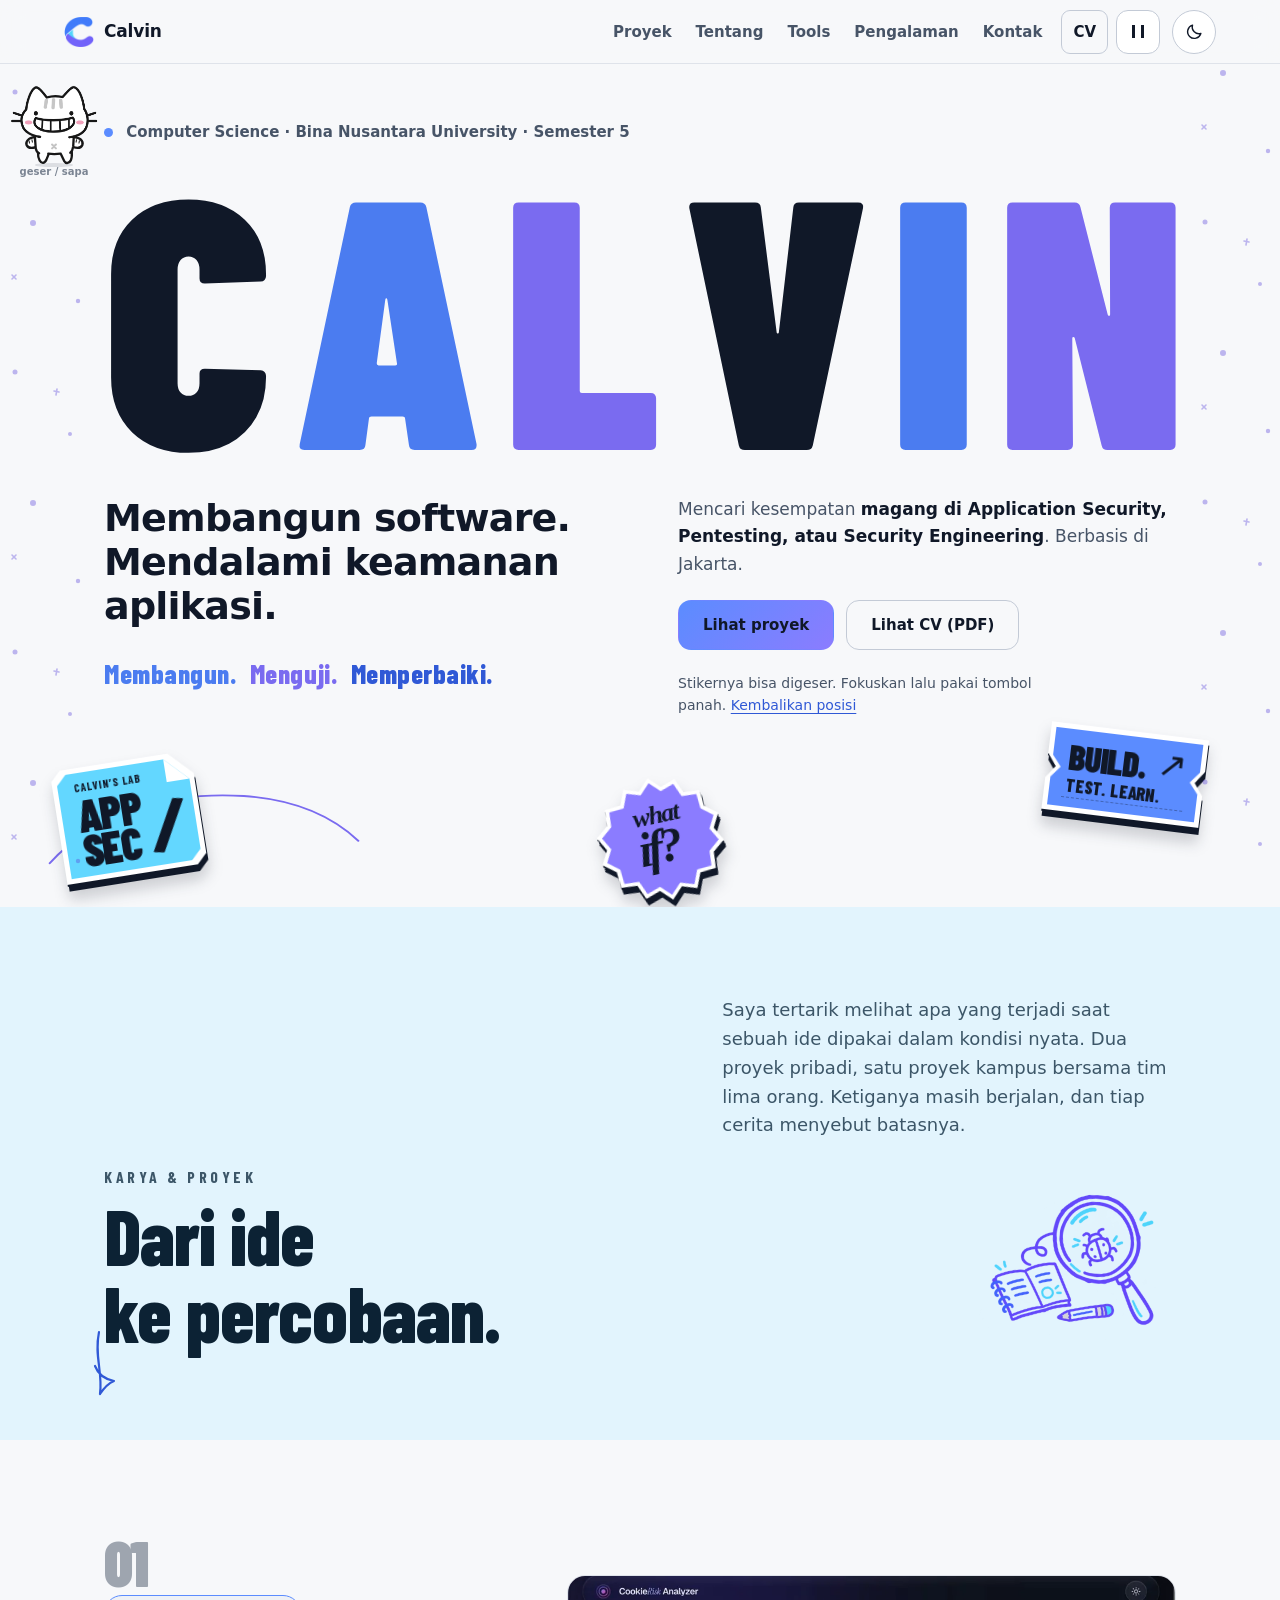
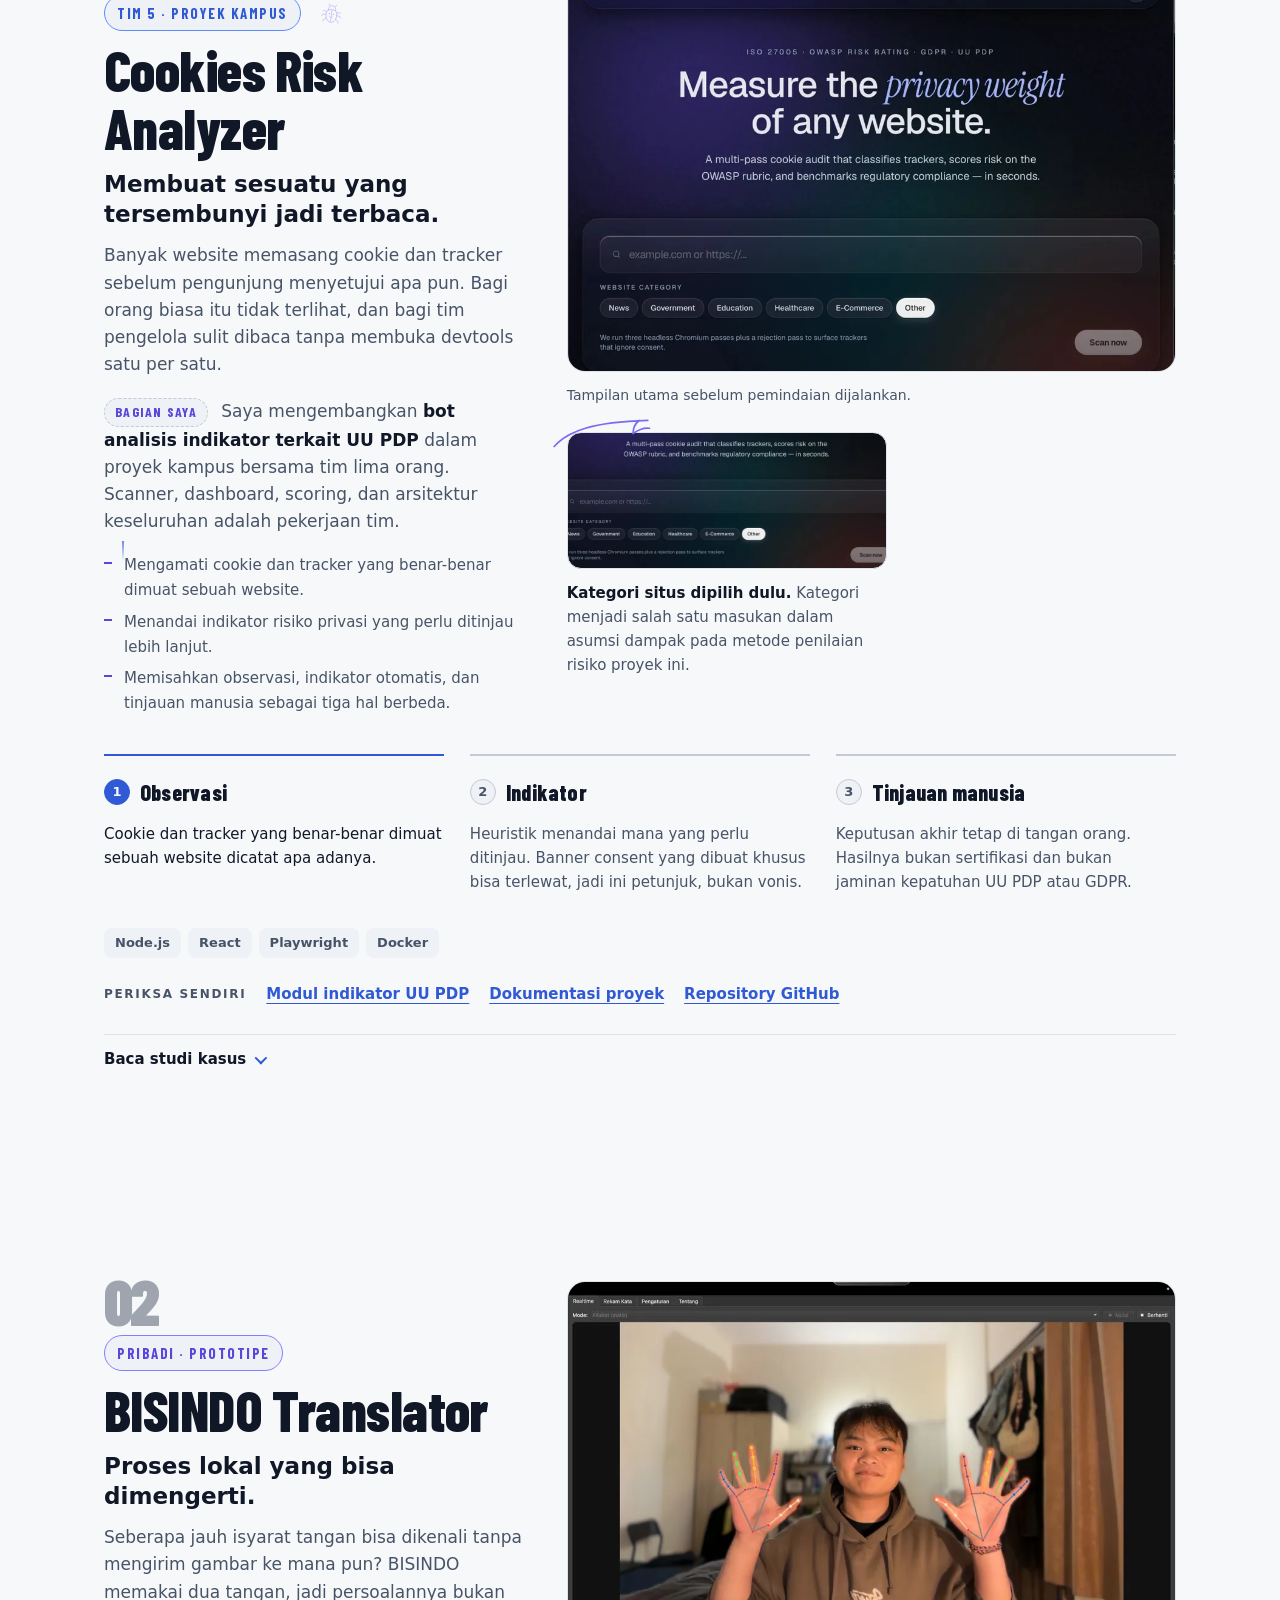
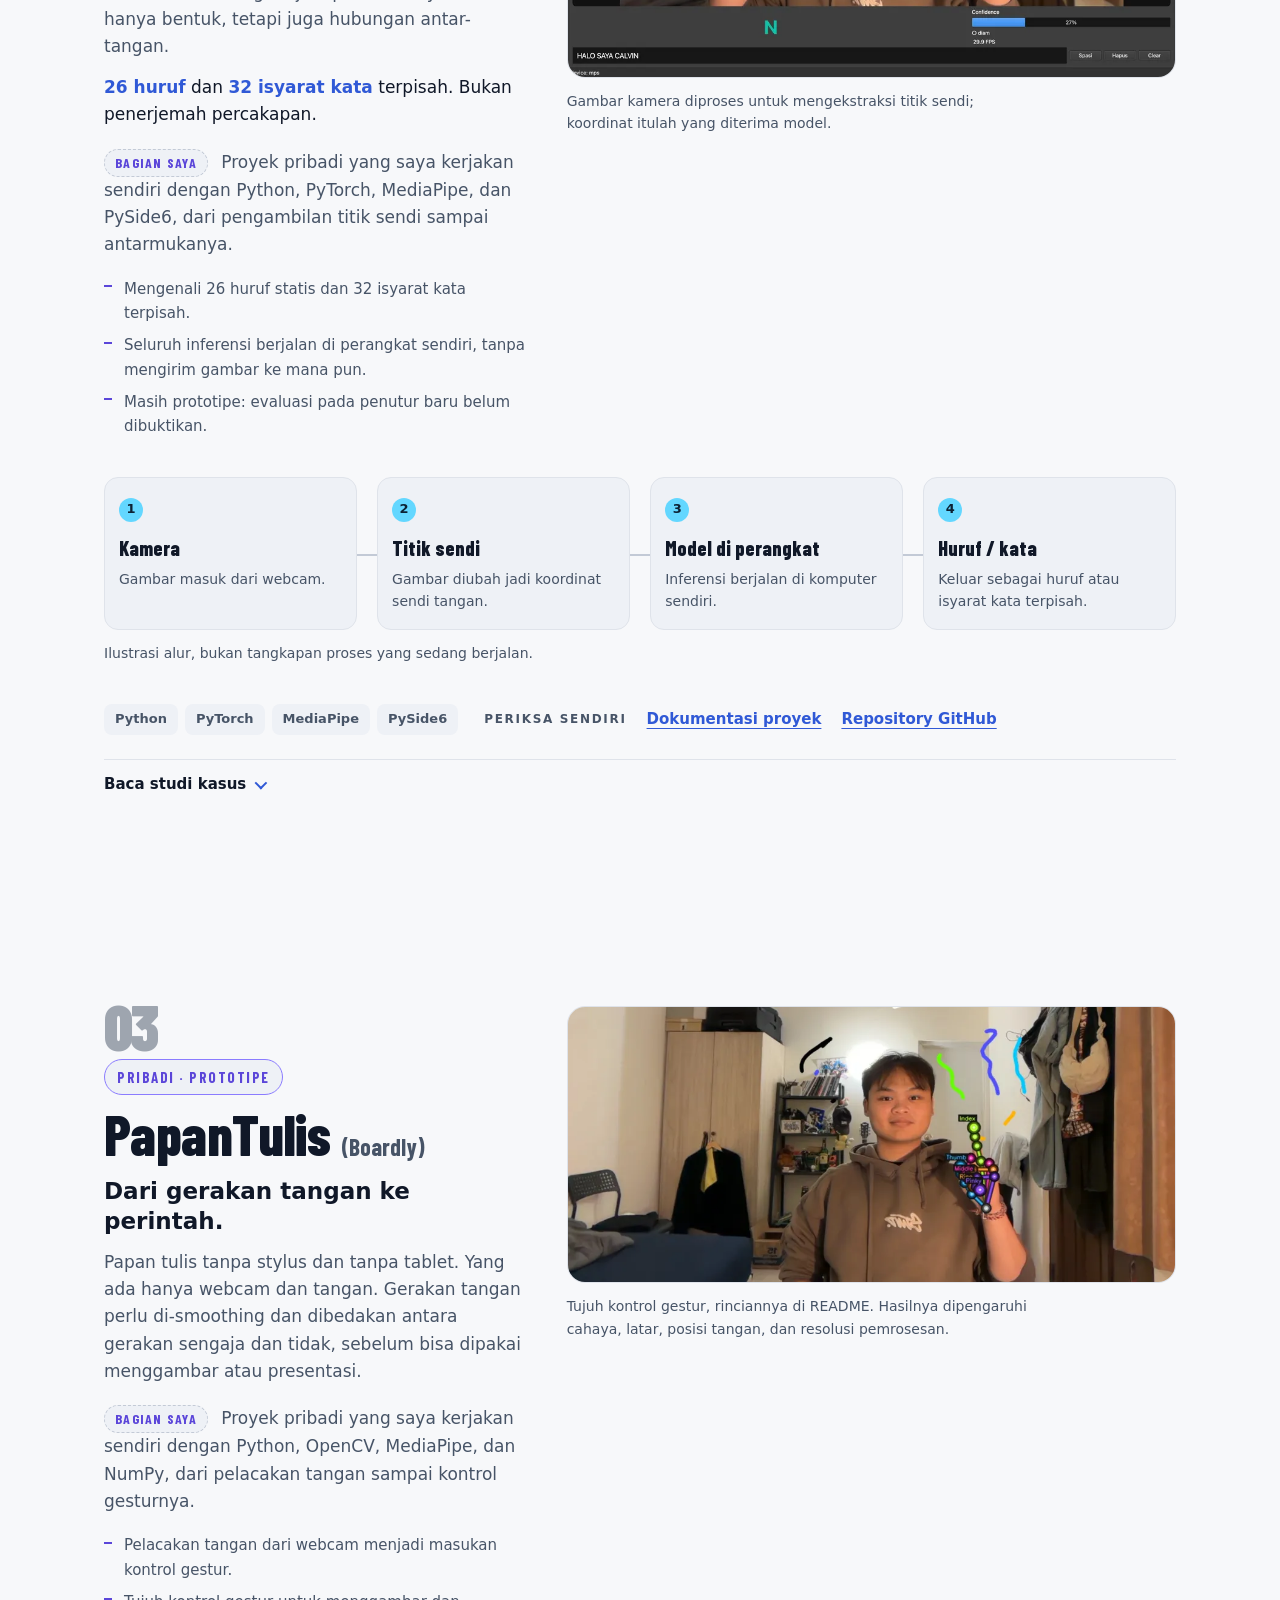
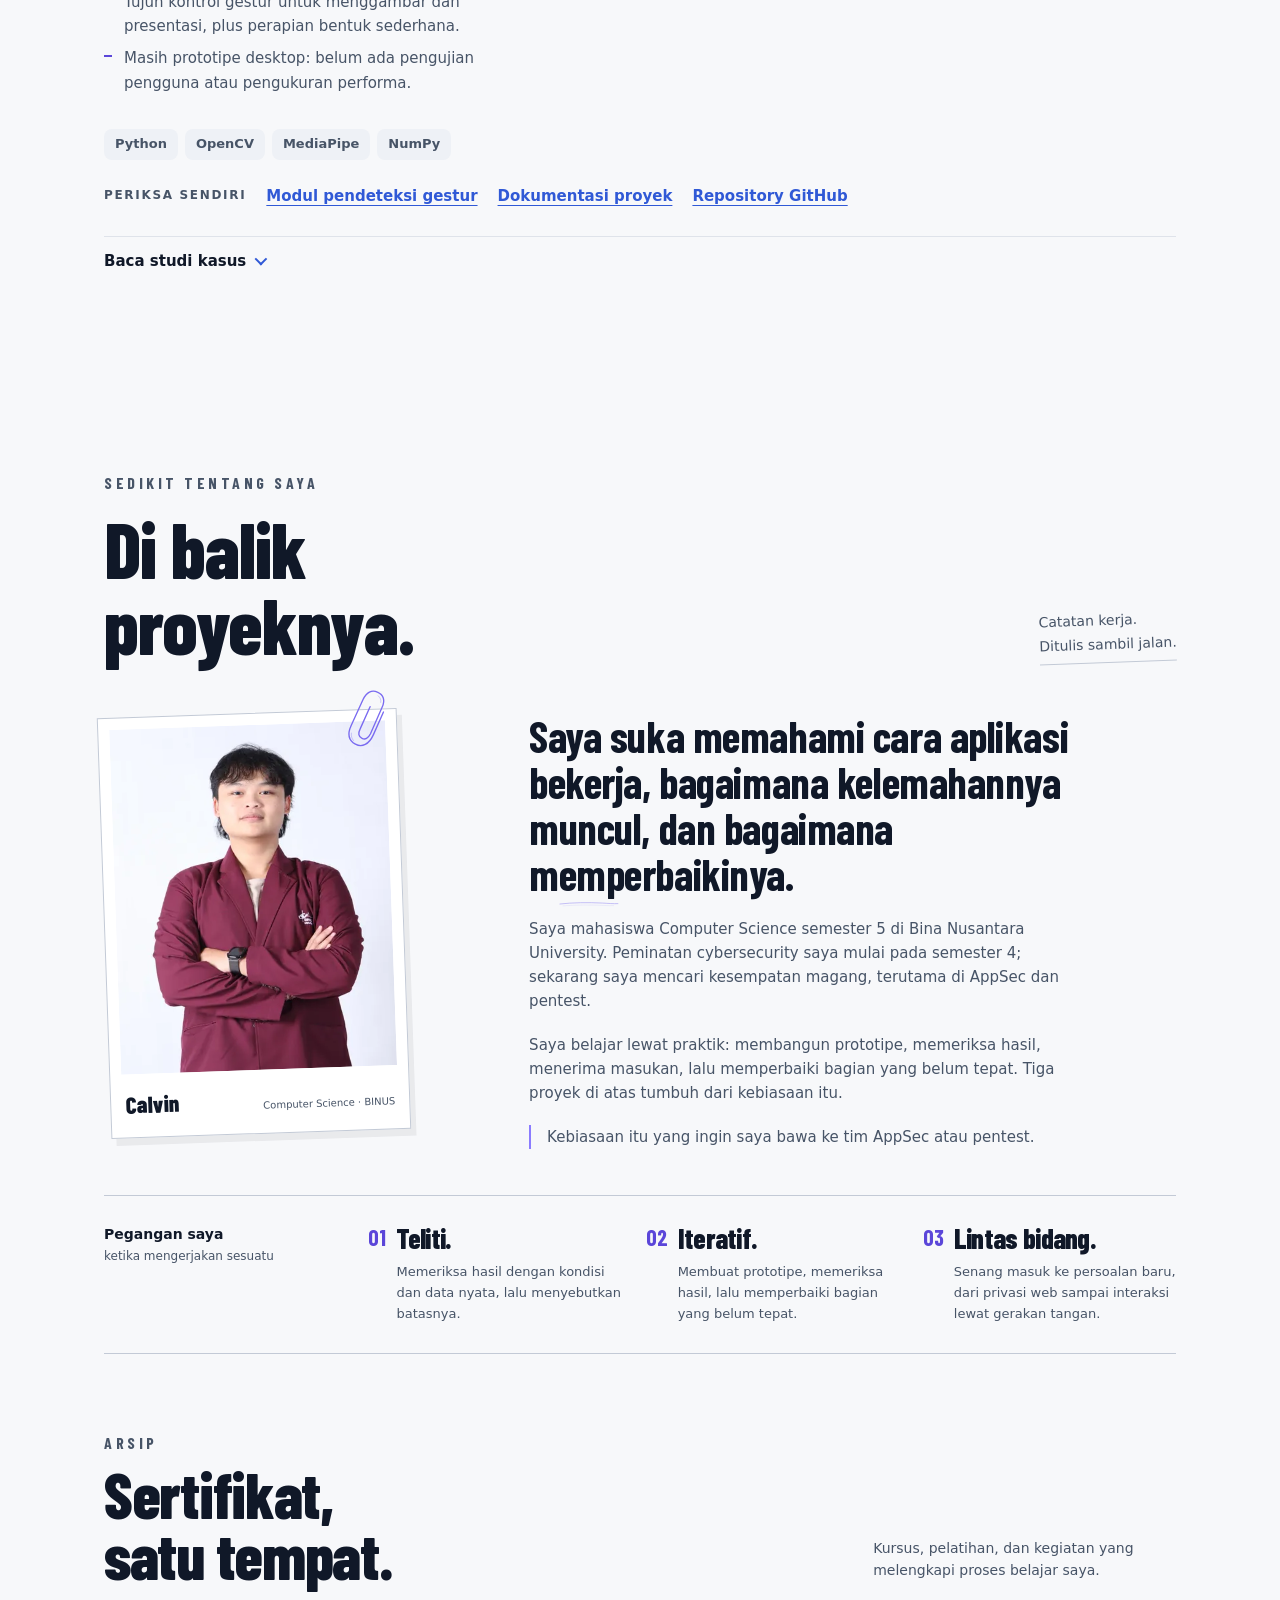
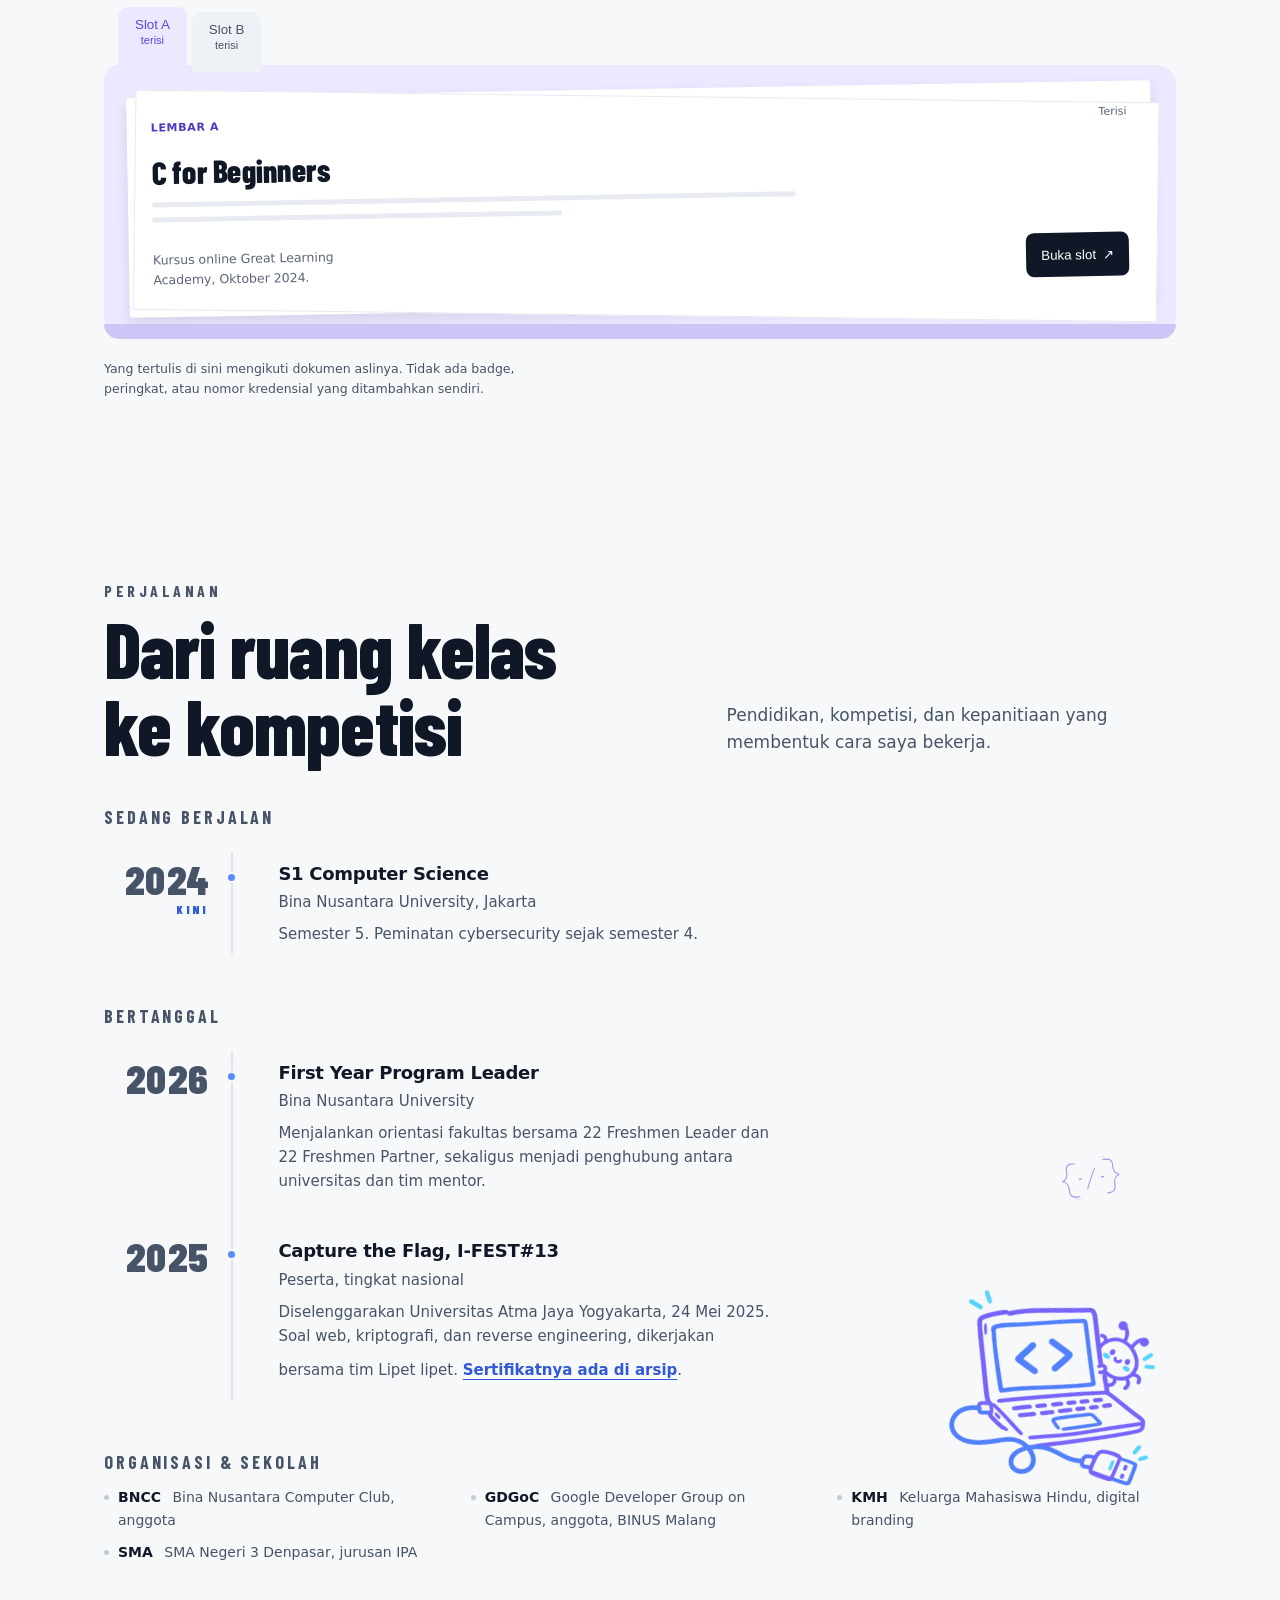
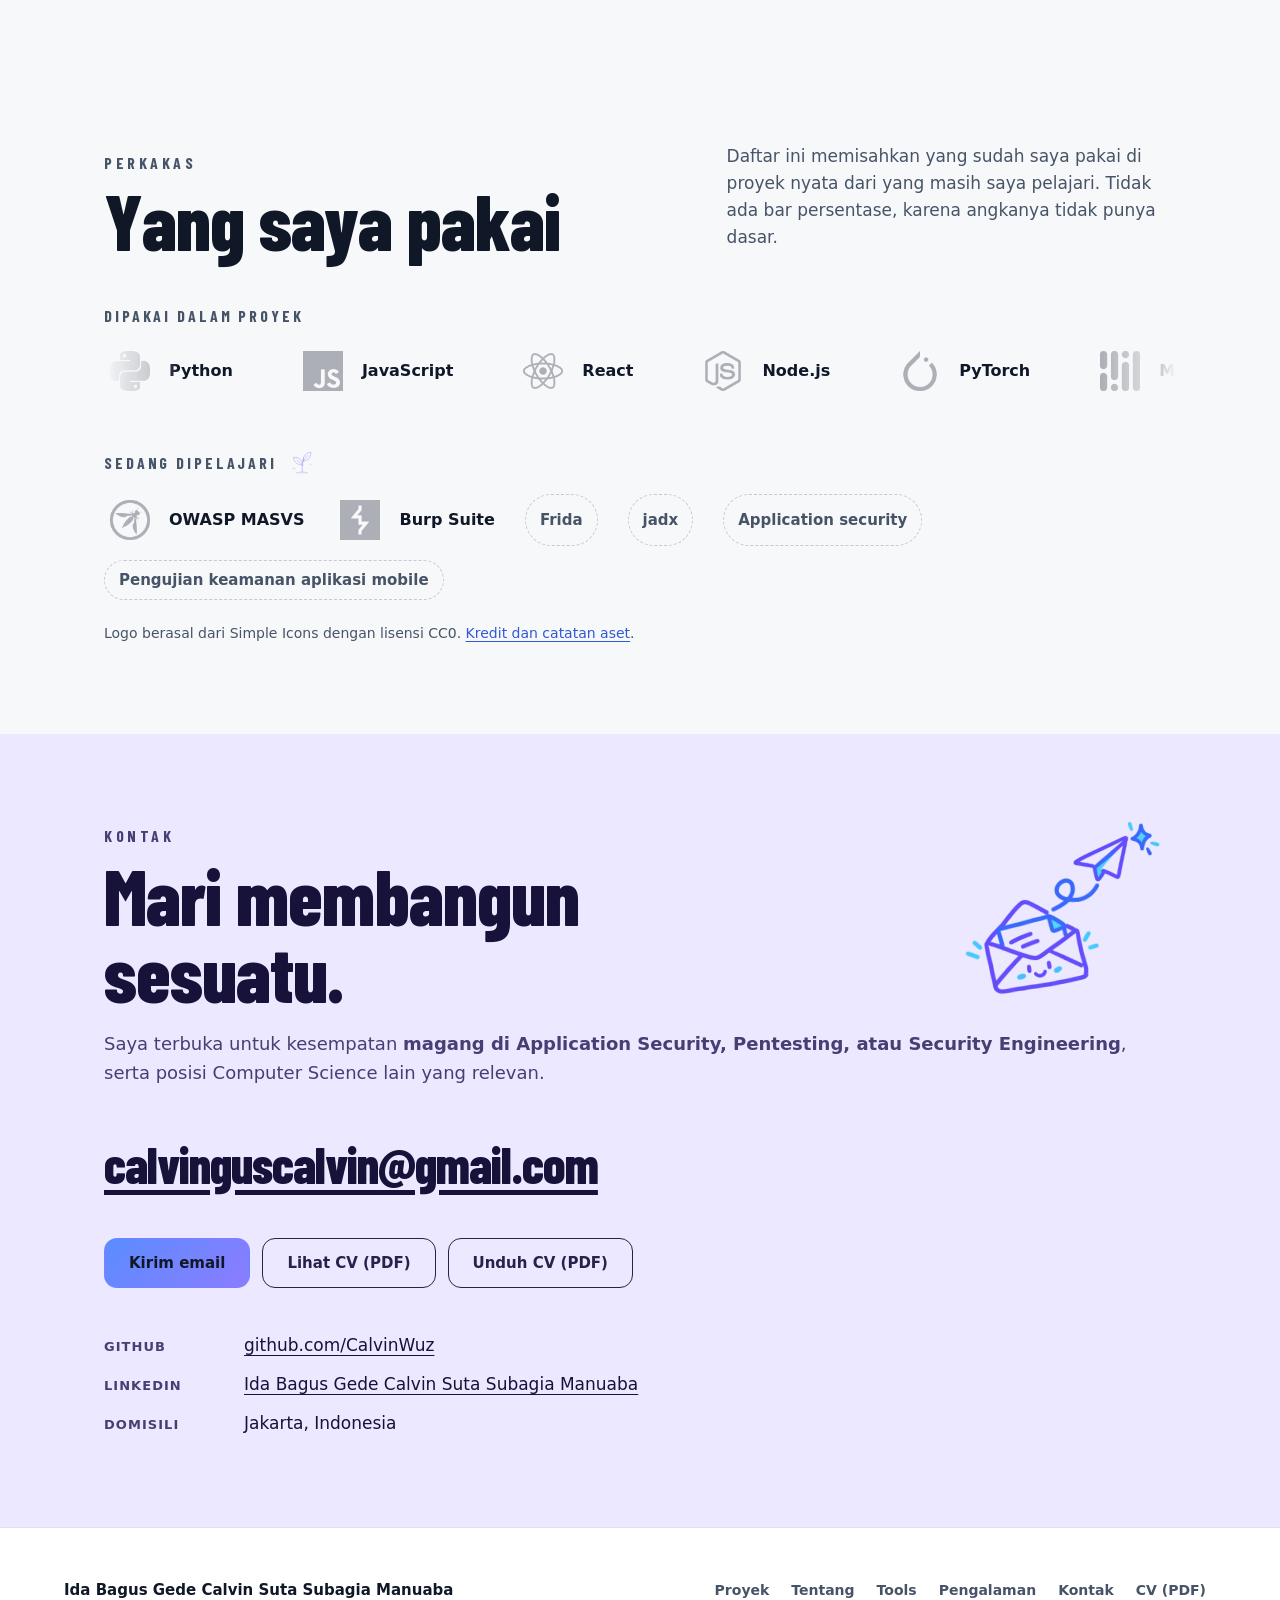
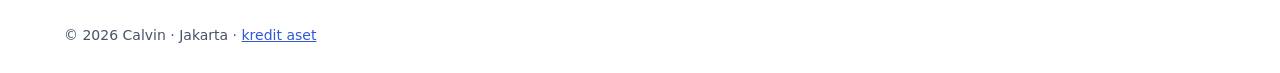
<file: index.html>
<!doctype html>
<html lang="id" class="no-js">
<head>
<meta charset="utf-8">
<meta name="viewport" content="width=device-width, initial-scale=1, viewport-fit=cover">
<title>Calvin — Mahasiswa Computer Science, fokus keamanan aplikasi</title>
<meta name="description" content="Calvin, mahasiswa Computer Science semester 5 di Bina Nusantara University, berbasis di Jakarta. Membangun software sambil mendalami keamanan aplikasi. Mencari kesempatan magang di Application Security, Pentesting, atau Security Engineering.">
<link rel="canonical" href="https://portofolio-calvin-ruby.vercel.app/">
<meta name="theme-color" content="#f7f8fa" media="(prefers-color-scheme: light)">
<meta name="theme-color" content="#0c0e13" media="(prefers-color-scheme: dark)">

<meta property="og:type" content="website">
<meta property="og:locale" content="id_ID">
<meta property="og:url" content="https://portofolio-calvin-ruby.vercel.app/">
<meta property="og:site_name" content="Calvin">
<meta property="og:title" content="Calvin — Mahasiswa Computer Science, fokus keamanan aplikasi">
<meta property="og:description" content="Mahasiswa Computer Science semester 5 di BINUS, berbasis di Jakarta. Mencari kesempatan magang di Application Security, Pentesting, atau Security Engineering.">
<meta property="og:image" content="https://portofolio-calvin-ruby.vercel.app/img/og-image.png">
<meta property="og:image:width" content="1200">
<meta property="og:image:height" content="630">
<meta property="og:image:alt" content="Portofolio Calvin.">
<meta name="twitter:card" content="summary_large_image">
<meta name="twitter:title" content="Calvin — Mahasiswa Computer Science, fokus keamanan aplikasi">
<meta name="twitter:description" content="Mahasiswa Computer Science semester 5 di BINUS, berbasis di Jakarta. Mencari kesempatan magang di Application Security, Pentesting, atau Security Engineering.">
<meta name="twitter:image" content="https://portofolio-calvin-ruby.vercel.app/img/og-image.png">

<link rel="icon" type="image/png" sizes="32x32" href="img/brand/favicon-32.png">
<link rel="icon" type="image/png" sizes="256x256" href="img/brand/logo-c.png">
<link rel="apple-touch-icon" href="img/brand/apple-touch-icon.png">

<script>
/* Tema ditetapkan sebelum paint pertama supaya tidak ada kedipan warna. */
(function(){var d=document.documentElement;d.classList.remove('no-js');d.classList.add('js');
try{var t=localStorage.getItem('calvin-theme');
if(t==='light'||t==='dark'){d.setAttribute('data-theme',t);return;}}catch(e){}
try{d.setAttribute('data-theme',window.matchMedia&&matchMedia('(prefers-color-scheme: dark)').matches?'dark':'light');}
catch(e){d.setAttribute('data-theme','light');}})();
</script>

<!-- Font dan aset di-host sendiri, jadi halaman ini tidak memanggil host pihak ketiga. -->
<link rel="preload" href="fonts/barlow-condensed-900.woff2" as="font" type="font/woff2" crossorigin>
<link rel="stylesheet" href="styles.css">
<link rel="stylesheet" href="polish-07.css">
<link rel="stylesheet" href="page-polish.css">
<link rel="stylesheet" href="archive-10.css">
<link rel="stylesheet" href="expressions-10.css">
<link rel="stylesheet" href="companion-08.css">
</head>
<body id="top">
<div class="ambient-edges" aria-hidden="true"><span></span><span></span></div>

<a class="skip" href="#proyek">Lewati ke proyek</a>

<header class="topbar">
  <a class="brand" href="#top" aria-label="Calvin — kembali ke awal">
    <img class="brand-mark" src="img/brand/logo-c.png" width="256" height="256" alt="" decoding="async">
    <span class="brand-name" aria-hidden="true">Calvin</span>
  </a>

  <nav class="nav" id="menu" aria-label="Navigasi utama">
    <a href="#proyek">Proyek</a>
    <a href="#tentang">Tentang</a>
    <a href="#tools">Tools</a>
    <a href="#pengalaman">Pengalaman</a>
    <a href="#kontak">Kontak</a>
    <a class="nav-cv" href="resume.pdf" target="_blank" rel="noopener" data-cat-action="cv">CV<span class="vh"> (PDF, terbuka di tab baru)</span></a>
  </nav>

  <button type="button" id="menuBtn" class="icon-btn menu-btn" aria-expanded="false" aria-controls="menu">
    <span class="menu-bars" aria-hidden="true"></span>
    <span class="vh">Buka menu</span>
  </button>

  <button type="button" id="motionBtn" class="icon-btn motion-btn" aria-pressed="false">
    <span class="motion-glyph" aria-hidden="true"></span>
    <span class="vh">Jeda gerakan kucing dan deretan logo</span>
  </button>

  <button type="button" id="themeBtn" class="icon-btn theme-btn" aria-pressed="false">
    <svg class="icon-moon" viewBox="0 0 24 24" aria-hidden="true" focusable="false"><path d="M20 14.5A8.5 8.5 0 0 1 9.5 4a8.5 8.5 0 1 0 10.5 10.5Z" fill="none" stroke="currentColor" stroke-width="1.8" stroke-linejoin="round"/></svg>
    <svg class="icon-sun" viewBox="0 0 24 24" aria-hidden="true" focusable="false"><circle cx="12" cy="12" r="4.4" fill="none" stroke="currentColor" stroke-width="1.8"/><path d="M12 2.6v2.2M12 19.2v2.2M2.6 12h2.2M19.2 12h2.2M5.4 5.4l1.6 1.6M17 17l1.6 1.6M18.6 5.4 17 7M7 17l-1.6 1.6" stroke="currentColor" stroke-width="1.8" stroke-linecap="round"/></svg>
    <span class="vh">Ganti ke tema <span id="themeLabel">gelap</span></span>
  </button>
</header>

<main>

  <!-- ═══════════ hero ═══════════ -->
  <section class="hero" id="hero" aria-labelledby="judul">
    <p class="eyebrow"><span class="dot" aria-hidden="true"></span> Computer Science · Bina Nusantara University · Semester 5</p>

    <h1 id="judul">
      <span class="name" id="name" role="img" aria-label="Calvin" tabindex="0" aria-describedby="name-hint"><span aria-hidden="true">C</span><span aria-hidden="true">A</span><span aria-hidden="true">L</span><span aria-hidden="true">V</span><span aria-hidden="true">I</span><span aria-hidden="true">N</span></span>
    </h1>
    <p class="vh" id="name-hint">Huruf namanya bereaksi mengikuti kursor. Saat fokus, tombol panah kiri dan kanan melakukan hal yang sama.</p>

    <div class="hero-grid">
      <div class="hero-lead">
        <p class="role">Membangun software.<br>Mendalami keamanan aplikasi.</p>
        <p class="motto" aria-hidden="true"><span>Membangun.</span> <span>Menguji.</span> <span>Memperbaiki.</span></p>
      </div>

      <div class="hero-side">
        <p class="lede">Mencari kesempatan <strong>magang di Application Security, Pentesting, atau Security Engineering</strong>. Berbasis di Jakarta.</p>
        <p class="cta">
          <a class="btn btn-primary" href="#proyek" data-cat-action="project">Lihat proyek</a>
          <a class="btn btn-ghost" href="resume.pdf" target="_blank" rel="noopener" data-cat-action="cv">Lihat CV (PDF)</a>
        </p>
        <p class="hint">
          Stikernya bisa digeser. Fokuskan lalu pakai tombol panah.
          <button type="button" id="resetStickers" class="link-btn">Kembalikan posisi</button>
        </p>
        <span class="cat-slot" data-cat-perch data-slot="hero" aria-hidden="true"></span>
      </div>
    </div>

    <!-- bidang main stiker: tidak pernah menutupi nama, CTA, navigasi, atau kucing -->
    <div class="scene" id="scene">
      <button type="button" class="sticker s-appsec" data-sticker="appsec"
        aria-label="Stiker AppSec. Seret untuk memindahkan, atau pakai tombol panah saat fokus.">
        <span class="print" aria-hidden="true"><span class="kicker">CALVIN&rsquo;S LAB</span><span class="t-appsec">APP<br>SEC</span><span class="slash">/</span></span>
      </button>
      <button type="button" class="sticker s-build" data-sticker="build"
        aria-label="Stiker Build Test Learn. Seret untuk memindahkan, atau pakai tombol panah saat fokus.">
        <span class="print" aria-hidden="true"><span class="t-build">BUILD.</span><span class="t-build-sub">TEST. LEARN.</span><span class="arrow">&#8599;</span><span class="perf"></span></span>
      </button>
      <button type="button" class="sticker s-what" data-sticker="what"
        aria-label="Stiker what if. Seret untuk memindahkan, atau pakai tombol panah saat fokus.">
        <span class="print" aria-hidden="true"><span class="t-what-top">what</span><span class="t-what-bottom">if?</span></span>
      </button>
    </div>

    <svg class="scribble scribble-hero" viewBox="0 0 340 130" aria-hidden="true" focusable="false" preserveAspectRatio="none">
      <path class="ink" d="M10 104C58 40 134 14 210 20c50 4 90 24 118 56" fill="none" stroke="currentColor" stroke-width="2.2" stroke-linecap="round"/>
    </svg>
    <p class="vh" aria-live="polite" id="sceneLive"></p>
  </section>

  <!-- ═══════════ pembuka proyek: bidang cyan ═══════════ -->
  <span id="work" class="anchor-alias" aria-hidden="true"></span>
  <section class="field field-cyan opener" id="proyek" aria-labelledby="h-proyek">
    <div class="opener-grid">
      <div>
        <p class="chapter-kicker">Karya &amp; proyek</p>
        <h2 id="h-proyek" class="display">Dari ide<br>ke percobaan.</h2>
      </div>
      <div class="opener-side">
        <p class="bridge">Saya tertarik melihat apa yang terjadi saat sebuah ide dipakai dalam kondisi nyata. Dua proyek pribadi, satu proyek kampus bersama tim lima orang. Ketiganya masih berjalan, dan tiap cerita menyebut batasnya.</p>
        <img class="decor-07" src="img/decor/doodle-curiosity.webp" width="560" height="560" alt="" aria-hidden="true" loading="lazy">
        <span class="cat-slot" data-cat-perch data-slot="opener" aria-hidden="true"></span>
      </div>
    </div>
    <svg class="scribble scribble-down" viewBox="0 0 44 96" aria-hidden="true" focusable="false">
      <path class="ink" d="M22 4c-5 24 4 40 1 62M23 66c4-6 9-11 14-13-10-2-16-7-19-15" fill="none" stroke="currentColor" stroke-width="2.2" stroke-linecap="round" stroke-linejoin="round"/>
    </svg>
  </section>

  <!-- ─── proyek 1: Cookies Risk Analyzer ─── -->
  <section class="section case case-cookies" id="p-cookies" aria-labelledby="p1">
    <div class="case-head">
      <p class="case-index" aria-hidden="true">01</p>
      <p class="case-tag"><span class="tag tag-team">Tim 5 · proyek kampus</span></p>
      <h3 id="p1">Cookies Risk Analyzer</h3>
      <p class="case-lede">Membuat sesuatu yang tersembunyi jadi terbaca.</p>
      <p class="case-sub">Banyak website memasang cookie dan tracker sebelum pengunjung menyetujui apa pun. Bagi orang biasa itu tidak terlihat, dan bagi tim pengelola sulit dibaca tanpa membuka devtools satu per satu.</p>
      <p class="case-role case-role-linked"><span class="note-mark">bagian saya</span> Saya mengembangkan <strong>bot analisis indikator terkait UU PDP</strong> dalam proyek kampus bersama tim lima orang. Scanner, dashboard, scoring, dan arsitektur keseluruhan adalah pekerjaan tim.</p>
      <ul class="case-now">
        <li>Mengamati cookie dan tracker yang benar-benar dimuat sebuah website.</li>
        <li>Menandai indikator risiko privasi yang perlu ditinjau lebih lanjut.</li>
        <li>Memisahkan observasi, indikator otomatis, dan tinjauan manusia sebagai tiga hal berbeda.</li>
      </ul>
      <span class="cat-slot" data-cat-perch data-slot="cookies" aria-hidden="true"></span>
    </div>

    <div class="case-visual">
      <figure class="case-media">
        <img src="img/cookierisk.webp" width="1000" height="650" alt="Halaman depan Cookies Risk Analyzer dengan kolom alamat website dan pilihan kategori situs." loading="lazy" decoding="async">
        <figcaption>Tampilan utama sebelum pemindaian dijalankan.</figcaption>
      </figure>

      <figure class="case-crop">
        <div class="crop-frame crop-cookies" role="img" aria-label="Perbesaran bagian bawah tampilan: kolom alamat situs dan deretan kategori."></div>
        <svg class="scribble scribble-tag" viewBox="0 0 120 54" aria-hidden="true" focusable="false">
          <path class="ink" d="M6 46c16-18 44-28 108-30M104 16c-5 4-7 9-7 15 7-5 13-7 19-6" fill="none" stroke="currentColor" stroke-width="2" stroke-linecap="round" stroke-linejoin="round"/>
        </svg>
        <figcaption><strong>Kategori situs dipilih dulu.</strong> Kategori menjadi salah satu masukan dalam asumsi dampak pada metode penilaian risiko proyek ini.</figcaption>
      </figure>
    </div>

    <ol class="flow" id="flow-cookies" aria-label="Alur pembacaan hasil">
      <li class="flow-step"><button type="button" class="flow-btn" aria-pressed="false">
        <span class="flow-n">1</span><span class="flow-k">Observasi</span></button>
        <p class="flow-d">Cookie dan tracker yang benar-benar dimuat sebuah website dicatat apa adanya.</p></li>
      <li class="flow-step"><button type="button" class="flow-btn" aria-pressed="false">
        <span class="flow-n">2</span><span class="flow-k">Indikator</span></button>
        <p class="flow-d">Heuristik menandai mana yang perlu ditinjau. Banner consent yang dibuat khusus bisa terlewat, jadi ini petunjuk, bukan vonis.</p></li>
      <li class="flow-step"><button type="button" class="flow-btn" aria-pressed="false">
        <span class="flow-n">3</span><span class="flow-k">Tinjauan manusia</span></button>
        <p class="flow-d">Keputusan akhir tetap di tangan orang. Hasilnya bukan sertifikasi dan bukan jaminan kepatuhan UU PDP atau GDPR.</p></li>
    </ol>

    <div class="case-foot">
      <ul class="stack" aria-label="Teknologi proyek tim"><li>Node.js</li><li>React</li><li>Playwright</li><li>Docker</li></ul>
      <p class="case-evidence"><span class="case-evidence-label">Periksa sendiri</span>
        <a class="link" href="https://github.com/CalvinWuz/CookiesAnalyzer-Website/blob/main/backend/src/compliance/uupdpChecker.js" target="_blank" rel="noopener" data-cat-action="project">Modul indikator UU PDP<span class="vh">, berkas di repository Cookies Risk Analyzer, terbuka di tab baru</span></a>
        <a class="link" href="https://github.com/CalvinWuz/CookiesAnalyzer-Website#readme" target="_blank" rel="noopener" data-cat-action="project">Dokumentasi proyek<span class="vh">, README Cookies Risk Analyzer, terbuka di tab baru</span></a>
        <a class="link" href="https://github.com/CalvinWuz/CookiesAnalyzer-Website" target="_blank" rel="noopener" data-cat-action="project">Repository GitHub<span class="vh"> Cookies Risk Analyzer, terbuka di tab baru</span></a>
      </p>
    </div>

    <details class="study" id="studi-cookies">
      <summary><span class="study-label">Baca studi kasus</span></summary>
      <div class="study-body">
        <h4>Keputusan teknis</h4>
        <p>Observasi cookie dan tracker, heuristik consent, skor risiko, dan interpretasi manusia dipisahkan sebagai empat hal berbeda. Heuristik consent bisa melewatkan banner yang dibuat khusus, jadi hasilnya dibaca sebagai petunjuk awal. Kategori situs ikut menjadi masukan asumsi dampak pada metode penilaian risiko proyek ini; metode dan arsitektur keseluruhannya pekerjaan tim.</p>
        <h4>Batas yang perlu diketahui</h4>
        <ul>
          <li>Pemeriksaan otomatisnya terbatas dan tetap memerlukan tinjauan manual.</li>
          <li>Hasilnya bukan sertifikasi, bukan jaminan, dan bukan keputusan bahwa sebuah website sudah patuh UU PDP atau GDPR.</li>
        </ul>
        <h4>Yang saya pelajari</h4>
        <p>Mengubah sesuatu yang kualitatif seperti risiko privasi menjadi angka itu menggoda, tetapi angka tanpa penjelasan membuat orang berhenti berpikir. Lebih berguna menjelaskan kenapa sebuah cookie mencurigakan daripada sekadar menyebut skornya.</p>
        <p class="study-status">Status: dikerjakan sebagai tugas kampus. Rincian fitur mengikuti README dan source di repository.</p>
      </div>
    </details>
  </section>

  <!-- ─── proyek 2: BISINDO ─── -->
  <section class="section case case-bisindo" id="p-bisindo" aria-labelledby="p2">
    <div class="case-head">
      <p class="case-index" aria-hidden="true">02</p>
      <p class="case-tag"><span class="tag tag-solo">Pribadi · prototipe</span></p>
      <h3 id="p2">BISINDO Translator</h3>
      <p class="case-lede">Proses lokal yang bisa dimengerti.</p>
      <p class="case-sub">Seberapa jauh isyarat tangan bisa dikenali tanpa mengirim gambar ke mana pun? BISINDO memakai dua tangan, jadi persoalannya bukan hanya bentuk, tetapi juga hubungan antar-tangan.</p>
      <p class="case-fact"><strong>26 huruf</strong> dan <strong>32 isyarat kata</strong> terpisah. Bukan penerjemah percakapan.</p>
      <p class="case-role"><span class="note-mark">bagian saya</span> Proyek pribadi yang saya kerjakan sendiri dengan Python, PyTorch, MediaPipe, dan PySide6, dari pengambilan titik sendi sampai antarmukanya.</p>
      <ul class="case-now">
        <li>Mengenali 26 huruf statis dan 32 isyarat kata terpisah.</li>
        <li>Seluruh inferensi berjalan di perangkat sendiri, tanpa mengirim gambar ke mana pun.</li>
        <li>Masih prototipe: evaluasi pada penutur baru belum dibuktikan.</li>
      </ul>
    </div>

    <figure class="case-media">
      <img src="img/bisindo.webp" width="1000" height="649" alt="Prototipe penerjemah BISINDO berjalan, dengan titik sendi tangan tergambar di atas tampilan kamera." loading="lazy" decoding="async">
      <figcaption>Gambar kamera diproses untuk mengekstraksi titik sendi; koordinat itulah yang diterima model.</figcaption>
    </figure>


    <figure class="pipeline" aria-labelledby="pipe-cap">
      <ol class="pipe" id="pipe-bisindo">
        <li><span class="pipe-n">1</span><span class="pipe-k">Kamera</span><span class="pipe-d">Gambar masuk dari webcam.</span></li>
        <li><span class="pipe-n">2</span><span class="pipe-k">Titik sendi</span><span class="pipe-d">Gambar diubah jadi koordinat sendi tangan.</span></li>
        <li><span class="pipe-n">3</span><span class="pipe-k">Model di perangkat</span><span class="pipe-d">Inferensi berjalan di komputer sendiri.</span></li>
        <li><span class="pipe-n">4</span><span class="pipe-k">Huruf / kata</span><span class="pipe-d">Keluar sebagai huruf atau isyarat kata terpisah.</span></li>
      </ol>
      <figcaption id="pipe-cap">Ilustrasi alur, bukan tangkapan proses yang sedang berjalan.</figcaption>
    </figure>

    <div class="case-foot">
      <ul class="stack" aria-label="Teknologi"><li>Python</li><li>PyTorch</li><li>MediaPipe</li><li>PySide6</li></ul>
      <p class="case-evidence"><span class="case-evidence-label">Periksa sendiri</span>
        <a class="link" href="https://github.com/CalvinWuz/BISINDO-Translator#readme" target="_blank" rel="noopener" data-cat-action="project">Dokumentasi proyek<span class="vh">, README BISINDO Translator, terbuka di tab baru</span></a>
        <a class="link" href="https://github.com/CalvinWuz/BISINDO-Translator" target="_blank" rel="noopener" data-cat-action="project">Repository GitHub<span class="vh"> BISINDO Translator, terbuka di tab baru</span></a>
      </p>
      <span class="cat-slot" data-cat-perch data-slot="bisindo" aria-hidden="true"></span>
    </div>

    <details class="study" id="studi-bisindo">
      <summary><span class="study-label">Baca studi kasus</span></summary>
      <div class="study-body">
        <h4>Keputusan teknis</h4>
        <p>Gambar kamera diproses untuk mengekstraksi landmark tangan, lalu model menerima koordinatnya dan mengenali huruf atau isyarat kata terpisah. Memisahkan koordinat dari gambar mentah membuat modelnya lebih kecil sekaligus membuat alasan privasinya mudah dijelaskan. Target pengembangan yang saya catat: macOS Apple Silicon.</p>
        <h4>Batas yang perlu diketahui</h4>
        <ul>
          <li>Ini prototipe, bukan produk matang atau rilis publik yang sudah teruji luas.</li>
          <li>Evaluasi pada penutur baru belum dibuktikan secara terpisah. Pembagian data yang memakai penutur yang sama pada data latih dan validasi tidak membuktikan hasilnya bertahan untuk semua penutur, jadi saya tidak memasang angka akurasi di halaman ini.</li>
          <li>Pengenalan kalimat berkelanjutan dan perapian bahasa masih bagian dari pengembangan.</li>
        </ul>
        <h4>Yang saya pelajari</h4>
        <p>Memisahkan titik sendi dari gambar mentah membuat modelnya lebih kecil sekaligus membuat alasan privasinya mudah dijelaskan. Bagian tersulit justru bukan modelnya, melainkan jujur soal apa yang belum terbukti.</p>
        <p class="study-status">Status: prototipe. UI/UX dan fitur masih dikembangkan.</p>
      </div>
    </details>
  </section>

  <!-- ─── proyek 3: PapanTulis ─── -->
  <section class="section case case-papan" id="p-papantulis" aria-labelledby="p3">
    <div class="case-head">
      <p class="case-index" aria-hidden="true">03</p>
      <p class="case-tag"><span class="tag tag-solo">Pribadi · prototipe</span></p>
      <h3 id="p3">PapanTulis <span class="alias">(Boardly)</span></h3>
      <p class="case-lede">Dari gerakan tangan ke perintah.</p>
      <p class="case-sub">Papan tulis tanpa stylus dan tanpa tablet. Yang ada hanya webcam dan tangan. Gerakan tangan perlu di-smoothing dan dibedakan antara gerakan sengaja dan tidak, sebelum bisa dipakai menggambar atau presentasi.</p>
      <p class="case-role"><span class="note-mark">bagian saya</span> Proyek pribadi yang saya kerjakan sendiri dengan Python, OpenCV, MediaPipe, dan NumPy, dari pelacakan tangan sampai kontrol gesturnya.</p>
      <ul class="case-now">
        <li>Pelacakan tangan dari webcam menjadi masukan kontrol gestur.</li>
        <li>Tujuh kontrol gestur untuk menggambar dan presentasi, plus perapian bentuk sederhana.</li>
        <li>Masih prototipe desktop: belum ada pengujian pengguna atau pengukuran performa.</li>
      </ul>
    </div>

    <figure class="case-media">
      <img src="img/boardly.webp" width="1000" height="625" alt="PapanTulis berjalan: coretan warna menggantung di udara sebuah ruangan, dengan satu tangan terlacak dan sendi jarinya diberi nama." loading="lazy" decoding="async">
      <figcaption>Tujuh kontrol gestur, rinciannya di README. Hasilnya dipengaruhi cahaya, latar, posisi tangan, dan resolusi pemrosesan.</figcaption>
    </figure>

    <div class="case-foot">
      <ul class="stack" aria-label="Teknologi"><li>Python</li><li>OpenCV</li><li>MediaPipe</li><li>NumPy</li></ul>
      <p class="case-evidence"><span class="case-evidence-label">Periksa sendiri</span>
        <a class="link" href="https://github.com/CalvinWuz/PapanTulis/blob/main/gesture_detector.py" target="_blank" rel="noopener" data-cat-action="project">Modul pendeteksi gestur<span class="vh">, berkas di repository PapanTulis, terbuka di tab baru</span></a>
        <a class="link" href="https://github.com/CalvinWuz/PapanTulis#readme" target="_blank" rel="noopener" data-cat-action="project">Dokumentasi proyek<span class="vh">, README PapanTulis, terbuka di tab baru</span></a>
        <a class="link" href="https://github.com/CalvinWuz/PapanTulis" target="_blank" rel="noopener" data-cat-action="project">Repository GitHub<span class="vh"> PapanTulis, terbuka di tab baru</span></a>
      </p>
    </div>

    <details class="study" id="studi-papantulis">
      <summary><span class="study-label">Baca studi kasus</span></summary>
      <div class="study-body">
        <h4>Keputusan teknis</h4>
        <p>Pelacakan tangan menjadi masukan untuk kontrol gestur. Smoothing dan ambang yang menentukan kapan sebuah gerakan dihitung sebagai perintah adalah bagian yang paling menentukan, bukan pelacakannya. Rincian ketujuh kontrol gestur ada di README repository.</p>
        <h4>Batas yang perlu diketahui</h4>
        <ul>
          <li>Hasilnya dipengaruhi pencahayaan, latar belakang, posisi tangan, smoothing, dan resolusi pemrosesan.</li>
          <li>Saya belum melakukan pengujian pengguna atau pengukuran performa yang bisa dipertanggungjawabkan, jadi tidak ada angka FPS atau klaim keberhasilan di halaman ini.</li>
        </ul>
        <h4>Yang saya pelajari</h4>
        <p>Pelacakan tangan hanya separuh persoalan. Bagian yang menentukan adalah smoothing dan ambang yang memutuskan kapan sebuah gerakan dihitung sebagai perintah.</p>
        <p class="study-status">Status: prototipe desktop. Fitur dan UI/UX masih dikembangkan.</p>
      </div>
    </details>
  </section>

  <!-- ═══════════ tentang ═══════════ -->
  <span id="about" class="anchor-alias" aria-hidden="true"></span>
  <span id="journey" class="anchor-alias" aria-hidden="true"></span>
  <span id="thoughts" class="anchor-alias" aria-hidden="true"></span>
  <!-- Ringkasan fakta tetap terlihat; tombol hanya membuka lapisan ceritanya. -->
  <section class="section notebook-about" id="tentang" aria-labelledby="h-tentang">
    <header class="notebook-about__heading">
      <p class="chapter-kicker">Sedikit tentang saya</p>
      <h2 class="display" id="h-tentang">Di balik<br>proyeknya.</h2>
      <p class="notebook-about__margin-note">Catatan kerja.<br>Ditulis sambil jalan.</p>
    </header>

    <div class="notebook-about__spread">
      <figure class="notebook-about__portrait">
        <div class="notebook-about__photo"><img src="img/me.webp" width="420" height="525" alt="Calvin." loading="lazy" decoding="async"></div>
        <figcaption><span>Calvin</span>Computer Science · BINUS</figcaption>
        <span class="notebook-about__paperclip" aria-hidden="true"></span>
      </figure>
      <div class="notebook-about__story">
        <p class="notebook-about__pull">Saya suka memahami cara aplikasi bekerja, bagaimana kelemahannya muncul, dan bagaimana memperbaikinya.</p>
        <p>Saya mahasiswa Computer Science semester 5 di Bina Nusantara University. Peminatan cybersecurity saya mulai pada semester 4; sekarang saya mencari kesempatan magang, terutama di AppSec dan pentest.</p>
        <p>Saya belajar lewat praktik: membangun prototipe, memeriksa hasil, menerima masukan, lalu memperbaiki bagian yang belum tepat. Tiga proyek di atas tumbuh dari kebiasaan itu.</p>
        <p class="notebook-about__open-note">Kebiasaan itu yang ingin saya bawa ke tim AppSec atau pentest.</p>
        <span class="cat-slot" data-cat-perch data-slot="tentang" aria-hidden="true"></span>
      </div>

      <div class="notebook-about__traits" aria-label="Cara saya ingin bekerja">
        <p class="notebook-about__traits-label">Pegangan saya<br><span>ketika mengerjakan sesuatu</span></p>
        <ol>
          <li><span class="notebook-about__trait-n" aria-hidden="true">01</span><div><h3>Teliti.</h3><p>Memeriksa hasil dengan kondisi dan data nyata, lalu menyebutkan batasnya.</p></div></li>
          <li><span class="notebook-about__trait-n" aria-hidden="true">02</span><div><h3>Iteratif.</h3><p>Membuat prototipe, memeriksa hasil, lalu memperbaiki bagian yang belum tepat.</p></div></li>
          <li><span class="notebook-about__trait-n" aria-hidden="true">03</span><div><h3>Lintas bidang.</h3><p>Senang masuk ke persoalan baru, dari privasi web sampai interaksi lewat gerakan tangan.</p></div></li>
        </ol>
      </div>
    </div>

    <!-- Arsip sertifikat. Nilai tiap lembar ditulis ulang dari js/certificates.js saat script
         aktif; markup di bawah adalah tampilan tanpa JavaScript dan isinya harus ikut
         diperbarui bila slot benar-benar diisi. -->
    <section class="cert-archive" id="sertifikat" aria-labelledby="h-notes" data-cert-archive>
      <header class="cert-archive__head">
        <div>
          <p class="chapter-kicker">Arsip</p>
          <h3 id="h-notes" class="cert-archive__title">Sertifikat,<br>satu tempat.</h3>
        </div>
        <p class="cert-archive__intro">Kursus, pelatihan, dan kegiatan yang melengkapi proses belajar saya.</p>
      </header>

      <div class="cert-archive__tabs" role="group" aria-label="Pilih slot sertifikat" data-cert-tabs hidden>
        <button class="cert-archive__tab" type="button" data-cert-tab aria-pressed="true">Slot A <small>terisi</small></button>
        <button class="cert-archive__tab" type="button" data-cert-tab aria-pressed="false">Slot B <small>terisi</small></button>
      </div>

      <article class="cert-archive__panel" data-cert-panel aria-label="Slot sertifikat A">
        <div class="cert-archive__folder" data-cert-folder>
          <div class="cert-archive__sheet" data-cert-sheet>
            <p class="cert-archive__sheet-top"><span class="cert-archive__tag" data-cert-field="tag">Lembar A</span><span class="cert-archive__status" data-cert-field="status">Terisi</span></p>
            <h4 data-cert-field="heading">C for Beginners</h4>
            <span class="cert-archive__rule" aria-hidden="true"></span><span class="cert-archive__rule" aria-hidden="true"></span>
            <div class="cert-archive__sheet-foot"><p>Kursus online Great Learning Academy, Oktober 2024.</p><button class="cert-archive__open" type="button" data-cert-open aria-expanded="false">Buka slot <span aria-hidden="true">↗</span></button></div>
          </div>
          <span class="cert-archive__lip" aria-hidden="true"></span>
        </div>
        <section class="cert-archive__detail" aria-label="Detail slot sertifikat A" data-cert-detail>
          <header class="cert-archive__detail-head"><h5 data-cert-field="detailTitle">Isi slot A</h5><button type="button" class="cert-archive__close" data-cert-close>Tutup <span aria-hidden="true">×</span></button></header>
          <div class="cert-archive__document" data-cert-document><img src="img/cert/c-for-beginners.webp" width="1100" height="763" alt="Sertifikat C for Beginners atas nama Ida Bagus Gede Calvin Suta Subagia Manuaba dari Great Learning Academy, Oktober 2024." loading="lazy" decoding="async"></div>
          <dl class="cert-archive__fields">
            <div><dt>Nama sertifikat</dt><dd data-cert-field="title">C for Beginners</dd></div>
            <div><dt>Penerbit</dt><dd data-cert-field="issuer">Great Learning Academy</dd></div>
            <div><dt>Jenis</dt><dd data-cert-field="category">Kursus</dd></div>
            <div><dt>Tanggal terbit</dt><dd data-cert-field="issued">Oktober 2024</dd></div>
            <div><dt>Keterampilan terkait</dt><dd data-cert-field="skills">Data types, Variables, Operators, Arrays, Strings, Pointers, Functions, I/O operations, Structure and unions</dd></div>
            <div><dt>Tautan verifikasi</dt><dd data-cert-field="verify">Belum ditambahkan</dd></div>
          </dl>
          <p class="cert-archive__note" data-cert-field="note">Kursus online gratis, durasi 1,5 jam menurut halaman kursusnya.</p>
        </section>
      </article>

      <article class="cert-archive__panel" data-cert-panel aria-label="Slot sertifikat B">
        <div class="cert-archive__folder" data-cert-folder>
          <div class="cert-archive__sheet" data-cert-sheet>
            <p class="cert-archive__sheet-top"><span class="cert-archive__tag" data-cert-field="tag">Lembar B</span><span class="cert-archive__status" data-cert-field="status">Terisi</span></p>
            <h4 data-cert-field="heading">Capture the Flag I-FEST#13</h4>
            <span class="cert-archive__rule" aria-hidden="true"></span><span class="cert-archive__rule" aria-hidden="true"></span>
            <div class="cert-archive__sheet-foot"><p>Lomba tingkat nasional, Universitas Atma Jaya Yogyakarta, 24 Mei 2025.</p><button class="cert-archive__open" type="button" data-cert-open aria-expanded="false">Buka slot <span aria-hidden="true">↗</span></button></div>
          </div>
          <span class="cert-archive__lip" aria-hidden="true"></span>
        </div>
        <section class="cert-archive__detail" aria-label="Detail slot sertifikat B" data-cert-detail>
          <header class="cert-archive__detail-head"><h5 data-cert-field="detailTitle">Isi slot B</h5><button type="button" class="cert-archive__close" data-cert-close>Tutup <span aria-hidden="true">×</span></button></header>
          <div class="cert-archive__document" data-cert-document><img src="img/cert/ctf-ifest-13.webp" width="1400" height="990" alt="Sertifikat Capture the Flag I-FEST#13 tingkat nasional atas nama Ida Bagus Gede Calvin Suta Subagia Manuaba sebagai peserta, tim Lipet lipet, 24 Mei 2025." loading="lazy" decoding="async"></div>
          <dl class="cert-archive__fields">
            <div><dt>Nama sertifikat</dt><dd data-cert-field="title">Capture the Flag I-FEST#13</dd></div>
            <div><dt>Penerbit</dt><dd data-cert-field="issuer">Universitas Atma Jaya Yogyakarta</dd></div>
            <div><dt>Jenis</dt><dd data-cert-field="category">Lomba</dd></div>
            <div><dt>Tanggal terbit</dt><dd data-cert-field="issued">24 Mei 2025</dd></div>
            <div><dt>Keterampilan terkait</dt><dd data-cert-field="skills">Belum diisi</dd></div>
            <div><dt>Tautan verifikasi</dt><dd data-cert-field="verify">Belum ditambahkan</dd></div>
          </dl>
          <p class="cert-archive__note" data-cert-field="note">Sebagai peserta, tim Lipet lipet. Tingkat nasional, tema "Hack and Seek: Conquering Layers by Breaking Barriers". Nomor sertifikat 607.113/SF-FTI/2025.</p>
        </section>
      </article>


      <p class="cert-archive__foot">Yang tertulis di sini mengikuti dokumen aslinya. Tidak ada badge, peringkat, atau nomor kredensial yang ditambahkan sendiri.</p>
      <p class="vh" aria-live="polite" aria-atomic="true" data-cert-live></p>
    </section>
  </section>

  <!-- ═══════════ perjalanan ═══════════ -->
  <span id="experience" class="anchor-alias" aria-hidden="true"></span>
  <section class="section experience" id="pengalaman" aria-labelledby="h-pengalaman">
    <div class="section-head">
      <div>
        <p class="chapter-kicker">Perjalanan</p>
        <h2 id="h-pengalaman" class="display">Dari ruang kelas<br>ke kompetisi</h2>
      </div>
      <p>Pendidikan, kompetisi, dan kepanitiaan yang membentuk cara saya bekerja.</p>
    </div>

    <h3 class="tl-group">Sedang berjalan</h3>
    <ol class="timeline">
      <li>
        <p class="tl-year">2024<span class="tl-now">kini</span></p>
        <div class="tl-body">
          <p class="tl-title">S1 Computer Science</p>
          <p class="tl-org">Bina Nusantara University, Jakarta</p>
          <p class="tl-desc">Semester 5. Peminatan cybersecurity sejak semester 4.</p>
        </div>
      </li>
    </ol>

    <h3 class="tl-group">Bertanggal</h3>
    <ol class="timeline">
      <li>
        <p class="tl-year">2026</p>
        <div class="tl-body">
          <p class="tl-title">First Year Program Leader</p>
          <p class="tl-org">Bina Nusantara University</p>
          <p class="tl-desc">Menjalankan orientasi fakultas bersama 22 Freshmen Leader dan 22 Freshmen Partner, sekaligus menjadi penghubung antara universitas dan tim mentor.</p>
        </div>
      </li>
      <li>
        <p class="tl-year">2025</p>
        <div class="tl-body">
          <p class="tl-title">Capture the Flag, I-FEST#13</p>
          <p class="tl-org">Peserta, tingkat nasional</p>
          <p class="tl-desc">Diselenggarakan Universitas Atma Jaya Yogyakarta, 24 Mei 2025. Soal web, kriptografi, dan reverse engineering, dikerjakan bersama tim Lipet lipet. <a class="link" href="#sertifikat">Sertifikatnya ada di arsip</a>.</p>
        </div>
      </li>
    </ol>

    <h3 class="tl-group">Organisasi &amp; sekolah</h3>
    <ul class="tl-compact">
      <li><strong>BNCC</strong> Bina Nusantara Computer Club, anggota</li>
      <li><strong>GDGoC</strong> Google Developer Group on Campus, anggota, BINUS Malang</li>
      <li><strong>KMH</strong> Keluarga Mahasiswa Hindu, digital branding</li>
      <li><strong>SMA</strong> SMA Negeri 3 Denpasar, jurusan IPA</li>
    </ul>
    <img class="decor-07" src="img/decor/doodle-build.webp" width="560" height="560" alt="" aria-hidden="true" loading="lazy">
    <span class="decor-07 decor-code-07" aria-hidden="true"></span>
    <span class="cat-slot" data-cat-perch data-slot="pengalaman" aria-hidden="true"></span>
  </section>

  <!-- ═══════════ tools ═══════════ -->
  <section class="section tools" id="tools" aria-labelledby="h-tools">
    <div class="section-head">
      <div>
        <p class="chapter-kicker">Perkakas</p>
        <h2 id="h-tools" class="display">Yang saya pakai</h2>
      </div>
      <p>Daftar ini memisahkan yang sudah saya pakai di proyek nyata dari yang masih saya pelajari. Tidak ada bar persentase, karena angkanya tidak punya dasar.</p>
    </div>

    <div class="marquee" id="marquee">
      <p class="marquee-label">Dipakai dalam proyek</p>
      <div class="marquee-view">
        <ul class="marquee-track">
          <li><span class="logo" style="--logo:url(img/tools/python.png)" aria-hidden="true"></span> Python</li>
          <li><span class="logo" style="--logo:url(img/tools/javascript.png)" aria-hidden="true"></span> JavaScript</li>
          <li><span class="logo" style="--logo:url(img/tools/react.png)" aria-hidden="true"></span> React</li>
          <li><span class="logo" style="--logo:url(img/tools/nodedotjs.png)" aria-hidden="true"></span> Node.js</li>
          <li><span class="logo" style="--logo:url(img/tools/pytorch.png)" aria-hidden="true"></span> PyTorch</li>
          <li><span class="logo" style="--logo:url(img/tools/mediapipe.png)" aria-hidden="true"></span> MediaPipe</li>
          <li><span class="logo" style="--logo:url(img/tools/opencv.png)" aria-hidden="true"></span> OpenCV</li>
          <li><span class="logo" style="--logo:url(img/tools/qt.png)" aria-hidden="true"></span> PySide6</li>
          <li><span class="logo" style="--logo:url(img/tools/docker.png)" aria-hidden="true"></span> Docker</li>
          <li><span class="logo" style="--logo:url(img/tools/git.png)" aria-hidden="true"></span> Git</li>
        </ul>
        <ul class="marquee-track" aria-hidden="true">
          <li><span class="logo" style="--logo:url(img/tools/python.png)"></span> Python</li>
          <li><span class="logo" style="--logo:url(img/tools/javascript.png)"></span> JavaScript</li>
          <li><span class="logo" style="--logo:url(img/tools/react.png)"></span> React</li>
          <li><span class="logo" style="--logo:url(img/tools/nodedotjs.png)"></span> Node.js</li>
          <li><span class="logo" style="--logo:url(img/tools/pytorch.png)"></span> PyTorch</li>
          <li><span class="logo" style="--logo:url(img/tools/mediapipe.png)"></span> MediaPipe</li>
          <li><span class="logo" style="--logo:url(img/tools/opencv.png)"></span> OpenCV</li>
          <li><span class="logo" style="--logo:url(img/tools/qt.png)"></span> PySide6</li>
          <li><span class="logo" style="--logo:url(img/tools/docker.png)"></span> Docker</li>
          <li><span class="logo" style="--logo:url(img/tools/git.png)"></span> Git</li>
        </ul>
      </div>
    </div>

    <div class="learning">
      <p class="marquee-label">Sedang dipelajari</p>
      <ul class="learn-list">
        <li><span class="logo" style="--logo:url(img/tools/owasp.png)" aria-hidden="true"></span> OWASP MASVS</li>
        <li><span class="logo" style="--logo:url(img/tools/burpsuite.png)" aria-hidden="true"></span> Burp Suite</li>
        <li class="no-logo">Frida</li>
        <li class="no-logo">jadx</li>
        <li class="no-logo">Application security</li>
        <li class="no-logo">Pengujian keamanan aplikasi mobile</li>
      </ul>
      <p class="tools-note">Logo berasal dari Simple Icons dengan lisensi CC0. <a href="img/tools/CREDITS.md">Kredit dan catatan aset</a>.</p>
      <span class="cat-slot" data-cat-perch data-slot="tools" aria-hidden="true"></span>
    </div>
  </section>

  <!-- ═══════════ kontak: bidang ungu ═══════════ -->
  <span id="contact" class="anchor-alias" aria-hidden="true"></span>
  <section class="field field-violet closing" id="kontak" aria-labelledby="h-kontak" data-cat-contact>
    <img class="decor-07" src="img/decor/doodle-hello.webp" width="560" height="560" alt="" aria-hidden="true" loading="lazy">
    <p class="chapter-kicker">Kontak</p>
    <h2 id="h-kontak" class="display">Mari membangun<br>sesuatu.</h2>

    <p class="contact-lede">Saya terbuka untuk kesempatan <strong>magang di Application Security, Pentesting, atau Security Engineering</strong>, serta posisi Computer Science lain yang relevan.</p>

    <a class="mailto" href="mailto:calvinguscalvin@gmail.com?subject=Kesempatan%20magang%20untuk%20Calvin" data-cat-action="contact">calvinguscalvin@gmail.com</a>

    <svg class="scribble scribble-point" viewBox="0 0 110 64" aria-hidden="true" focusable="false">
      <path class="ink" d="M8 10c16 30 44 42 94 44M90 52c4-6 10-9 16-10-8-5-13-10-14-18" fill="none" stroke="currentColor" stroke-width="2.4" stroke-linecap="round" stroke-linejoin="round"/>
    </svg>

    <p class="contact-actions">
      <a class="btn btn-primary" href="mailto:calvinguscalvin@gmail.com?subject=Kesempatan%20magang%20untuk%20Calvin" data-cat-action="contact">Kirim email</a>
      <a class="btn btn-ghost" href="resume.pdf" target="_blank" rel="noopener" data-cat-action="cv">Lihat CV (PDF)</a>
      <a class="btn btn-ghost" href="resume.pdf" download data-cat-action="cv">Unduh CV (PDF)</a>
    </p>

    <dl class="contact-list">
      <div><dt>GitHub</dt><dd><a href="https://github.com/CalvinWuz" target="_blank" rel="noopener">github.com/CalvinWuz</a></dd></div>
      <div><dt>LinkedIn</dt><dd><a href="https://www.linkedin.com/in/ida-bagus-gede-calvin-suta-subagia-manuaba-b1649a322" target="_blank" rel="noopener">Ida Bagus Gede Calvin Suta Subagia Manuaba</a></dd></div>
      <div><dt>Domisili</dt><dd>Jakarta, Indonesia</dd></div>
    </dl>
    <span class="cat-slot" data-cat-perch data-slot="kontak" aria-hidden="true"></span>
  </section>
</main>

<footer class="foot">
  <div class="foot-top">
    <p class="foot-name">Ida Bagus Gede Calvin Suta Subagia Manuaba</p>
    <nav class="foot-nav" aria-label="Navigasi footer">
      <a href="#proyek">Proyek</a>
      <a href="#tentang">Tentang</a>
      <a href="#tools">Tools</a>
      <a href="#pengalaman">Pengalaman</a>
      <a href="#kontak">Kontak</a>
      <a href="resume.pdf" target="_blank" rel="noopener" data-cat-action="cv">CV (PDF)</a>
    </nav>
  </div>
  <p class="foot-note">&copy; <span id="year">2026</span> Calvin · Jakarta · <a href="img/tools/CREDITS.md">kredit aset</a></p>
</footer>

<div class="companion-v8" id="companion" data-mode="rest" data-expression="idle">
 <span class="pet-shadow" aria-hidden="true"></span>
 <button class="pet-actor" type="button" aria-label="Sapa kucing dan mulai tur singkat" aria-describedby="pet-help" title="Seret aku, atau klik untuk tur singkat">
  <span class="pet-physical" aria-hidden="true"><span class="pet-skin calvin-cat10" data-expression="idle"><svg xmlns="http://www.w3.org/2000/svg" viewBox="0 0 200 200" fill="none" class="pet-rig" aria-hidden="true">
 <g class="pet-burst-fx" opacity="0" stroke="#d77264" stroke-width="3.4" stroke-linecap="round" stroke-linejoin="round">
  <g class="pet-puff pet-puff-left"><path d="M30 79c-12 1-19-8-13-15-9-8-1-19 8-15 0-12 15-14 18-3 12-2 16 12 7 18 3 10-10 18-20 15Z" fill="#fff8f3"/><path d="M25 67q-5-5 1-9"/></g>
  <g class="pet-puff pet-puff-right"><path d="M173 75c12 3 21-5 16-13 10-6 4-19-6-17 2-12-12-17-17-6-12-4-19 9-11 16-5 10 7 19 18 20Z" fill="#fff8f3"/><path d="M177 61q6-4 1-9"/></g>
  <g class="pet-pop-lines"><path d="m12 101 9-2M181 99l9 3M31 31l6 8m128-16-5 10M85 14l2 8m35-11-1 9"/></g>
 </g>
 <g class="pet-anatomy" stroke="#171717" stroke-width="4.8" stroke-linecap="round" stroke-linejoin="round">
  <!-- Closed limbs extend well underneath the torso; each rotates at its root. -->
  <g class="pet-leg pet-leg-left"><path d="M69 147c-3 10-4 27 1 35 4 7 10 7 14-1l9-22-3-12Z" fill="#fff"/></g>
  <g class="pet-leg pet-leg-right"><path d="m112 148 2 20 7 15c4 7 11 5 14-1 4-8 2-26-1-35Z" fill="#fff"/></g>
  <g class="pet-arm pet-arm-left"><path d="M82 132C70 133 54 131 47 138c-9 8-4 18 6 18 10 0 20-6 29-9Z" fill="#fff"/><path class="pet-knuckles" d="m48 141 1 5m5-7 1 5" stroke-width="2.1"/></g>
  <g class="pet-arm pet-arm-right"><path d="M119 132c12 1 28-1 36 6 9 8 4 18-6 18-10 0-21-6-30-9Z" fill="#fff"/><path class="pet-knuckles" d="m153 141-1 5m-5-7-1 5" stroke-width="2.1"/></g>
  <path class="pet-torso" stroke="none" d="M72 109c-12 4-13 20-11 35l1 13c2 10 15 12 37 11l25 0c11-1 15-5 16-15l1-17c1-17-3-25-14-28Z" fill="#fff"/>
  <path d="M72 109c-12 4-13 20-11 35l1 13q1 7 7 10m58-59c11 2 15 11 14 28l-1 17q-1 9-6 13M88 168q12 2 26 0"/>
  <path d="m96 149 8 8m0-8-8 8" stroke="#c4c4c4" stroke-width="4.3"/>
  <!-- Ears, outline, forehead, cheeks, face and whiskers share one head frame. -->
  <g class="pet-head">
   <path class="pet-head-fill" stroke="none" d="M42 76c2-18 9-39 18-45 6-5 17 10 25 20 10-3 23-3 33-1 9-10 19-23 25-20 11 4 18 28 20 45 7 10 9 25 5 36-5 16-21 21-36 23-20 4-42 4-61-1-17-2-33-10-37-24-4-12-1-24 8-33Z" fill="#fff"/>
   <path class="pet-head-outline" d="M71 133c-17-2-33-10-37-24-4-12-1-24 8-33 2-18 9-39 18-45 6-5 17 10 25 20 10-3 23-3 33-1 9-10 19-23 25-20 11 4 18 28 20 45 7 10 9 25 5 36-5 16-21 21-36 23"/>
   <g class="pet-forehead" stroke="#c6c6c6" stroke-width="7"><path d="m84 57-2 14m17-15-1 16m16-15 1 14"/></g>
   <g class="pet-whiskers" stroke-width="4.6"><path d="m31 88-15-5m14 17-17 0m158-12 15-5m-14 17 16 0"/></g>
   <g class="pet-blush" fill="#f2a1bb" stroke="none"><ellipse cx="47" cy="103" rx="8" ry="4.3"/><ellipse cx="154" cy="103" rx="8" ry="4.3"/></g>
   <g class="pet-red" opacity="0" fill="#f27164" stroke="none"><ellipse cx="49" cy="103" rx="13" ry="9"/><ellipse cx="152" cy="103" rx="13" ry="9"/></g>
   <g class="pet-expression pet-face-idle">
    <g class="pet-dot-eyes" fill="#171717" stroke="none"><ellipse cx="64" cy="84" rx="4.3" ry="4.7"/><ellipse cx="138" cy="84" rx="4.3" ry="4.7"/></g>
    <path d="M62 94c20 6 55 6 77-1 10 13-7 29-38 29-31 1-49-13-39-28Z" fill="#fff"/>
    <path d="m76 98-1 17m18-15 0 19m19-19 1 18m18-21 0 16" stroke-width="3.5"/>
   </g>
   <g class="pet-expression pet-face-greet" display="none">
    <path d="M56 85q8-13 16 0m58 0q8-13 16 0"/>
    <path d="M62 94c20 6 55 6 77-1 10 13-7 29-38 29-31 1-49-13-39-28Z" fill="#fff"/>
    <path d="m76 98-1 17m18-15 0 19m19-19 1 18m18-21 0 16" stroke-width="3.5"/>
   </g>
   <g class="pet-expression pet-face-held" display="none">
    <ellipse cx="64" cy="84" rx="8.5" ry="9" fill="#fff"/><ellipse cx="138" cy="84" rx="8.5" ry="9" fill="#fff"/>
    <g fill="#171717" stroke="none"><circle cx="65" cy="85" r="2.5"/><circle cx="137" cy="85" r="2.5"/></g>
    <path d="m56 69 12-2m64 0 13 2" stroke-width="3.3"/><path d="M93 112c0-13 15-14 15 0 0 8-15 8-15 0Z" fill="#f7aec6" stroke-width="3.9"/>
   </g>
   <g class="pet-expression pet-face-wind" display="none"><path d="m56 79 15 6-15 6m89-12-15 6 15 6M87 110q4-6 8 0 5 5 9-1 5-5 10 1" stroke-width="4"/></g>
   <g class="pet-expression pet-face-dizzy" display="none">
    <path d="M64 84c8-8 11 4 2 7-13 4-17-16-3-17 16-1 16 20 2 22m73-12c8-8 11 4 2 7-13 4-17-16-3-17 16-1 16 20 2 22M90 112q5-7 10 0 6-7 11 0" stroke-width="3.6"/>
   </g>
   <g class="pet-expression pet-face-build" display="none">
    <g class="pet-build-eyes"><path d="m54 74 19 8m73-8-19 8" stroke-width="5.2"/><path d="m57 87 14 2m61 0 14-2" stroke-width="4.6"/></g>
    <path d="M86 106q15-6 29 0l-1 11q-14 5-28-1Z" fill="#fff" stroke-width="3.8"/><path d="m96 107 0 9m10-9 0 9" stroke-width="2.5"/>
   </g>
   <g class="pet-expression pet-face-burst" display="none">
    <path d="m53 72 20 10m74-10-20 10m-68 5 13 3m59 0 13-3" stroke-width="5.5"/>
    <path d="M82 108q18-21 36 0l-2 12q-16 16-32 0Z" fill="#171717" stroke-width="3.8"/>
    <path d="M88 106q12-8 24 0l-1 5q-11-4-22 0Z" fill="#fff" stroke="none"/>
    <path d="M90 122q11-10 21 0-11 8-21 0" fill="#ef9db8" stroke="none"/>
   </g>
   <g class="pet-expression pet-face-angry" display="none">
    <path d="m53 73 21 9m73-9-21 9" stroke-width="5.4"/><path d="m57 87 14 3m60 0 14-3" stroke-width="4.6"/>
    <path d="M82 107q18-6 36 0l-3 13q-14-5-30 0Z" fill="#fff" stroke-width="4"/><path d="m94 108 0 8m11-8 0 8" stroke-width="2.6"/>
   </g>
   <g class="pet-expression pet-face-sulk" display="none"><path d="m55 83 18 0m55 0 18 0m-89-10 13-2m61 0 13 3m-50 39q5-6 11 0" stroke-width="3.8"/></g>
   <g class="pet-expression pet-face-sleep" display="none"><path d="M55 83q9 9 18 0m55 0q9 9 18 0m-51 29q6 5 12-1" stroke-width="3.8"/></g>
   <path class="pet-rage-mark" opacity="0" d="m144 57-1 6-6-1m14 1 1-6m-1 14-1-5-6 1" stroke="#d86458" stroke-width="3.1"/>
   <!-- Native expression extension 10. All facial marks share the approved head frame. -->
   <g class="pet-expression pet-face-curious" display="none">
    <ellipse cx="64" cy="84" rx="7" ry="8" fill="#fff" stroke-width="3.5"/>
    <g class="pet-dot-eyes" fill="#171717" stroke="none"><circle cx="64" cy="84" r="3.2"/><ellipse cx="138" cy="84" rx="4.2" ry="4.6"/></g>
    <path d="M54 70q9-5 18-2m58 3q9-6 17-2M93 111q7 5 15-2" stroke-width="3.7"/>
   </g>
   <g class="pet-expression pet-face-laugh" display="none">
    <path d="m55 86 9-6 9 6m56 0 9-6 9 6" stroke-width="4.4"/>
    <path d="M82 101q18 6 37-1c-1 15-9 26-19 26-9 0-16-12-18-25Z" fill="#171717" stroke-width="3.7"/>
    <path d="M85 103q15 5 30-1l-3 6q-13 3-25-1Z" fill="#fff" stroke="none"/>
    <path d="M89 120q11-10 22 0-10 8-22 0Z" fill="#f2a1bb" stroke="none"/>
   </g>
   <g class="pet-expression pet-face-shy" display="none">
    <g class="pet-dot-eyes" fill="#171717" stroke="none"><ellipse cx="64" cy="84" rx="3.6" ry="4.3"/><ellipse cx="138" cy="84" rx="3.6" ry="4.3"/></g>
    <path d="m55 74 17 3m58 0 17-3M93 111q8 6 15-1" stroke-width="3.7"/>
    <g class="pet-face-detail" stroke="#d56f92" stroke-width="2"><path d="m42 100-2 6m8-6-2 6m107-6-2 6m8-6-2 6"/></g>
   </g>
   <g class="pet-expression pet-face-surprised" display="none">
    <ellipse cx="64" cy="84" rx="8.1" ry="8.8" fill="#fff" stroke-width="3.6"/><ellipse cx="138" cy="84" rx="8.1" ry="8.8" fill="#fff" stroke-width="3.6"/>
    <g class="pet-dot-eyes" fill="#171717" stroke="none"><circle cx="64" cy="84" r="2.9"/><circle cx="138" cy="84" r="2.9"/></g>
    <path d="M56 69q8-5 16 0m58 0q8-5 16 0" stroke-width="3.4"/>
    <ellipse cx="100" cy="112" rx="7.8" ry="9.6" fill="#171717" stroke-width="3.8"/>
    <path d="M96 117q4-4 8 0" stroke="#f2a1bb" stroke-width="3.7"/>
   </g>
   <g class="pet-expression pet-face-thinking" display="none">
    <g class="pet-dot-eyes" fill="#171717" stroke="none"><ellipse cx="64" cy="84" rx="4" ry="4.3"/><ellipse cx="138" cy="84" rx="4" ry="4.3"/></g>
    <path d="m55 73 17 0m58-3q8-5 16 0M92 112q7-4 15 0l4-3" stroke-width="3.7"/>
    <path class="pet-face-detail" d="m152 69 3-5m-3 10 5 0" stroke="#c6c6c6" stroke-width="2.8"/>
   </g>
   <g class="pet-expression pet-face-mischievous" display="none">
    <path d="m55 74 18 5m57 0 16-5" stroke-width="3.5"/>
    <g class="pet-dot-eyes" fill="#171717" stroke="none"><ellipse cx="64" cy="84" rx="4.2" ry="3.4"/><ellipse cx="138" cy="84" rx="4.2" ry="3.4"/></g>
    <path d="M78 105q19 10 43-3c-1 12-12 19-24 18-10-1-17-7-19-15Z" fill="#fff" stroke-width="3.9"/>
    <path d="m96 111 0 7m12-10 0 8" stroke-width="2.8"/>
   </g>
   <g class="pet-expression pet-face-proud" display="none">
    <path d="M55 85q9-13 18 0m56 0q9-13 18 0M82 106q18 12 36-1" stroke-width="4"/>
    <path class="pet-face-detail" d="m151 67 2 5 5 2-5 2-2 5-2-5-5-2 5-2Z" fill="#fff" stroke="#c6c6c6" stroke-width="2.2"/>
   </g>
   <g class="pet-expression pet-face-focused" display="none">
    <path d="m54 75 19 5m56 0 18-5" stroke-width="3.7"/>
    <g class="pet-dot-eyes" fill="#171717" stroke="none"><ellipse cx="64" cy="84" rx="4.2" ry="3.4"/><ellipse cx="138" cy="84" rx="4.2" ry="3.4"/></g>
    <path d="M92 112q8-3 16 0" stroke-width="3.8"/>
   </g>
   <g class="pet-expression pet-face-bored" display="none">
    <path d="m55 82 18 0m56 0 18 0M94 113l13 0" stroke-width="3.8"/>
    <path d="M64 84v5m74-5v5" stroke-width="3.4"/>
   </g>
   <g class="pet-expression pet-face-puzzled" display="none">
    <g class="pet-dot-eyes" fill="#171717" stroke="none"><ellipse cx="64" cy="84" rx="4.2" ry="4.6"/><ellipse cx="138" cy="84" rx="4.2" ry="4.6"/></g>
    <path d="M54 72q9-7 18-1m58 6 17-3M89 112q5-5 10 0 5 5 11-1" stroke-width="3.8"/>
   </g>
   <g class="pet-expression pet-face-sad" display="none">
    <path d="m54 77 18-5m58 0 17 5M90 115q10-10 21 0" stroke-width="3.7"/>
    <g class="pet-dot-eyes" fill="#171717" stroke="none"><ellipse cx="64" cy="84" rx="4.1" ry="4.5"/><ellipse cx="138" cy="84" rx="4.1" ry="4.5"/></g>
    <path class="pet-tear pet-face-detail" d="M146 94c-1 5-5 9-4 12 1 5 8 4 8 0 0-3-3-8-4-12Z" fill="#c6c6c6" stroke="none"/>
   </g>
   <g class="pet-expression pet-face-love" display="none">
    <g class="pet-heart-eyes" fill="#f2a1bb" stroke="#171717" stroke-width="2.7">
     <path d="M64 93c-5-4-13-9-10-15 3-5 8-3 10 1 3-5 9-5 11-1 4 6-6 13-11 15Z"/>
     <path d="M138 93c-5-4-13-9-10-15 3-5 8-3 10 1 3-5 9-5 11-1 4 6-6 13-11 15Z"/>
    </g>
    <path d="M88 108q1 7 12 2 10 6 13-2" stroke-width="3.9"/>
    <path class="pet-face-detail pet-cheek-heart" d="M150 117c-8-5-7-11-2-10 2 0 3 2 3 3 3-4 7-3 7 1 0 2-4 5-8 6Z" fill="#f2a1bb" stroke="none"/>
   </g>
   <g class="pet-expression pet-face-wink" display="none">
    <path d="m55 82 9 4 9-5" stroke-width="4"/>
    <g class="pet-dot-eyes" fill="#171717" stroke="none"><ellipse cx="138" cy="84" rx="4.3" ry="4.7"/></g>
    <path d="M80 104q19 7 40-2c-2 13-13 20-25 17-8-1-13-7-15-15Z" fill="#fff" stroke-width="3.9"/>
    <path d="m94 109 0 8m12-9 0 9" stroke-width="2.7"/>
   </g>
   <g class="pet-expression pet-face-yawn" display="none">
    <path d="M55 84q9 8 18-1m56 0q9 8 18 0" stroke-width="3.8"/>
    <ellipse cx="100" cy="112" rx="9.8" ry="14" fill="#171717" stroke-width="3.5"/>
    <path d="M94 121q6-8 12 0" fill="#f2a1bb" stroke="#f2a1bb" stroke-width="3.4"/>
    <path class="pet-face-detail" d="M149 92c-2 4-4 6-3 9 1 3 6 3 6 0 0-3-2-5-3-9Z" fill="#c6c6c6" stroke="none"/>
   </g>
   <g class="pet-expression pet-face-sneeze" display="none">
    <path d="m56 79 15 6-15 5m89-11-15 6 15 5M91 110q9-8 18 0-9 8-18 0Z" stroke-width="3.9"/>
    <g class="pet-face-detail pet-sneeze-drops" stroke="#c6c6c6" stroke-width="2.7"><path d="m100 121 0 6m-8-7-3 4m19-4 3 4"/></g>
   </g>
   <g class="pet-expression pet-face-determined" display="none">
    <path d="m54 73 19 7m74-7-18 7" stroke-width="3.9"/>
    <g class="pet-dot-eyes" fill="#171717" stroke="none"><ellipse cx="64" cy="84" rx="4.1" ry="4.2"/><ellipse cx="138" cy="84" rx="4.1" ry="4.2"/></g>
    <path d="M84 105q17-4 33 0l-1 13q-16 4-31-1Z" fill="#fff" stroke-width="3.9"/>
    <path d="m95 106 0 12m11-12 0 12" stroke-width="2.7"/>
   </g>
   <!-- End native expression extension 10. -->
   <g class="pet-glasses" opacity="0" stroke-width="4"><path d="m51 78 5 17q11 7 24-2l5-16m31 0 5 16q13 9 25-2l4-14M83 81h34" fill="#20232a"/><path d="m60 82 7 0m59 0h7" stroke="#fff" stroke-width="2.5"/></g>
  </g>
  <g class="pet-raised-paws" opacity="0">
   <g class="pet-arm pet-arm-left"><path d="M50 137c-7-3-13 2-13 9-1 7 7 13 13 10 7-3 10-14 0-19Z" fill="#fff"/><path d="m42 141 1 5m5-5 1 5" stroke-width="2.2"/></g>
   <g class="pet-arm pet-arm-right"><path d="M151 137c7-3 13 2 13 9 1 7-7 13-13 10-7-3-10-14 0-19Z" fill="#fff"/><path d="m159 141-1 5m-5-5-1 5" stroke-width="2.2"/></g>
  </g>
  <g class="pet-flower" opacity="0" stroke="#d45c9b" stroke-width="3"><path d="m156 151-1-39" stroke="#76a645"/><path d="M155 112c-16 5-22-10-10-16-9-13 6-23 14-10 13-8 24 6 11 14 9 10-4 19-15 12Z" fill="#f5b5d8"/><circle cx="157" cy="101" r="6" fill="#ffe37c" stroke="#e6c35b"/></g>
  <g class="pet-coffee" opacity="0" stroke-width="3.5"><path d="M135 131h27v26q-14 7-26-1Z" fill="#fff"/><path d="M164 136q14-1 10 12l-11 3"/><path d="M139 135h19" stroke="#ad7955" stroke-width="4"/></g>
 </g>
 <g class="pet-angry-huff" opacity="0" stroke="#d56d60" stroke-width="3.2" stroke-linecap="round"><path d="M31 62q-8-5-4-12m145 11q9-6 4-13"/></g>
 <g class="pet-dizzy-stars" opacity="0" fill="#e2d8ff" stroke="#8b77e8" stroke-width="2.8" stroke-linejoin="round"><path d="m35 41 3 7 8 1-6 5 1 8-7-4-7 3 2-8-5-6 8 0ZM166 24l3 6 7 1-5 5 1 7-6-4-7 3 2-7-5-5 7 0Z"/></g>
</svg>



</span></span>
 </button>
 <span class="pet-caption" aria-hidden="true">geser / sapa</span>
 <div class="pet-bubble" hidden></div>
</div>
<p class="vh" id="pet-help">Seret kucing untuk mengangkatnya. Klik atau tekan Enter untuk tur. Saat fokus, tombol panah memindahkan kucing dan Escape mengembalikannya ke tepi.</p>
<span class="vh" aria-live="polite" id="cat-live"></span>

<!-- Naikkan ?v= di bawah setiap kali modul JS berubah. Nilainya diteruskan main.js
     ke js/archive.js dan js/certificates.js supaya tidak ada modul lama yang tertinggal. -->
<script src="main.js?v=2026-10-23" defer></script>
</body>
</html>
</file>
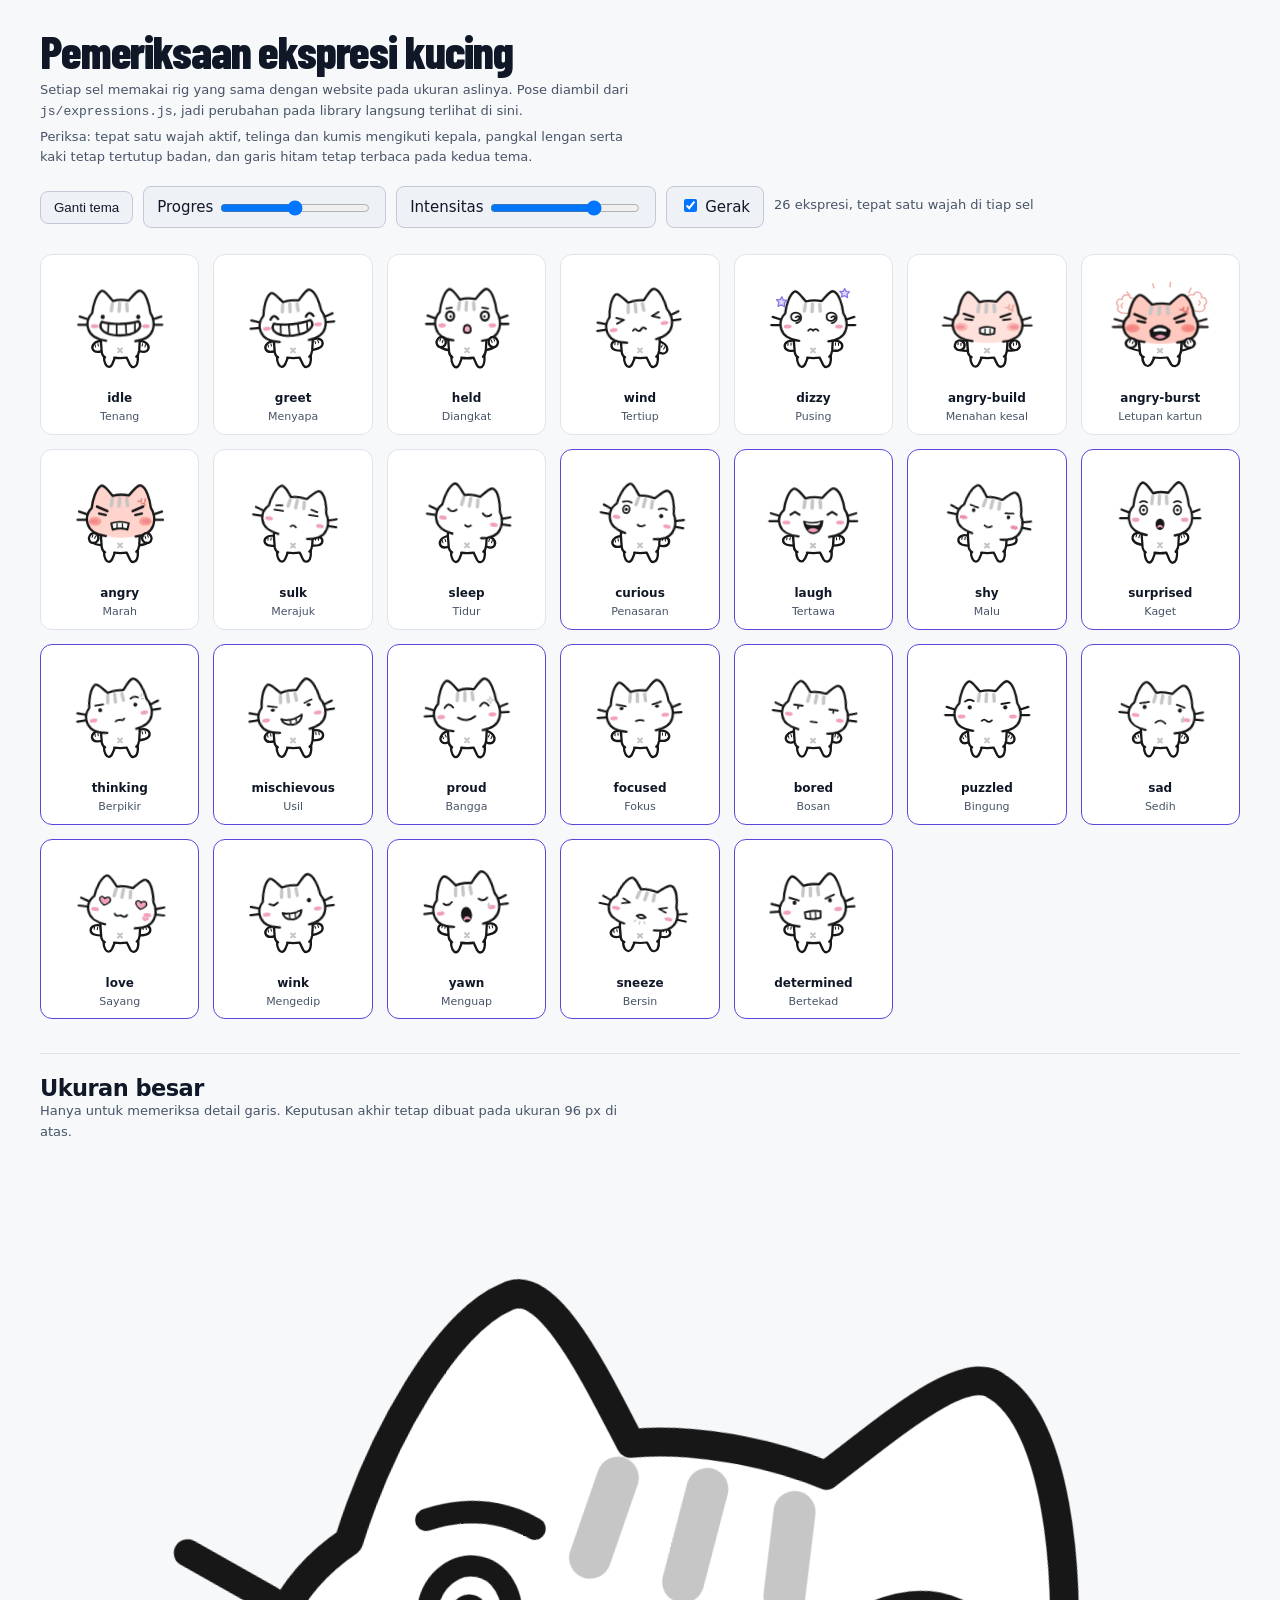
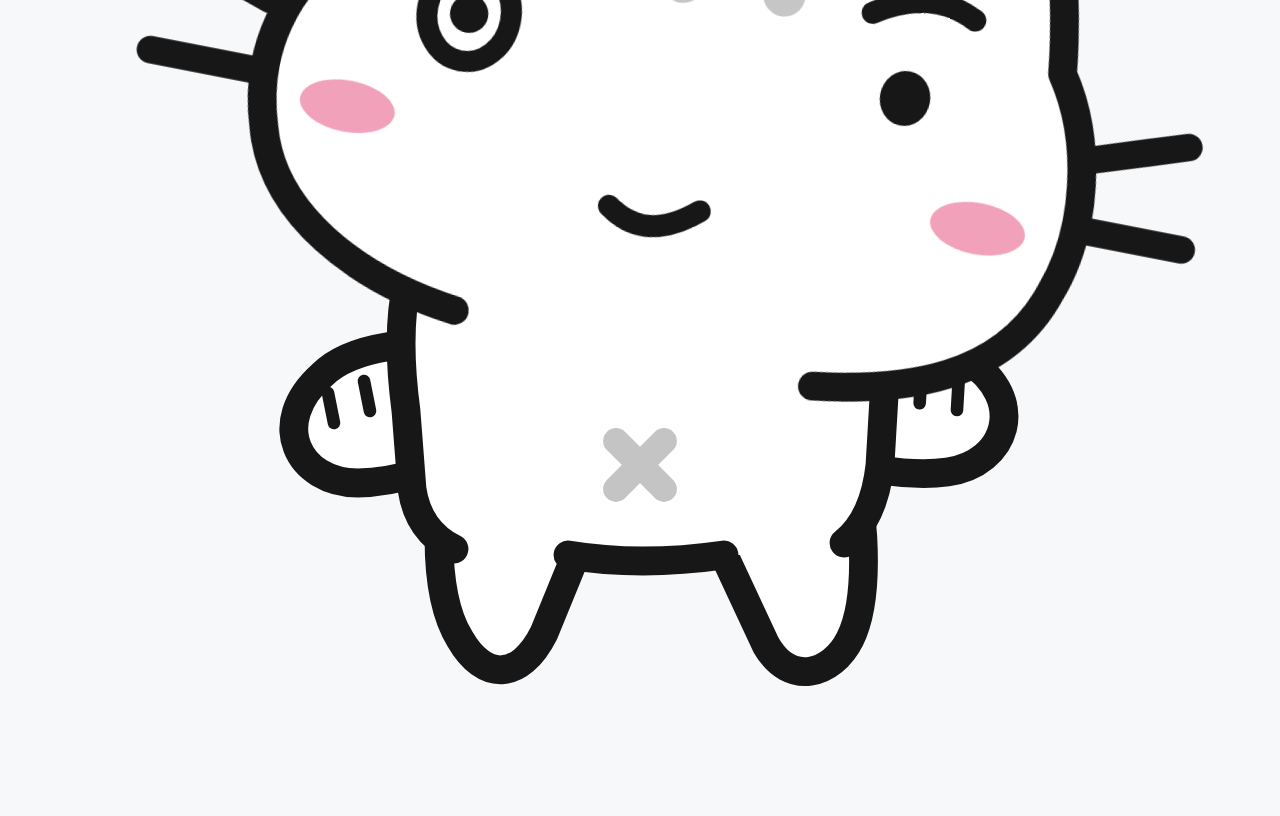
<file: dev/expressions.html>
<!doctype html>
<html lang="id" data-theme="light">
<head>
<meta charset="utf-8">
<meta name="viewport" content="width=device-width,initial-scale=1">
<meta name="robots" content="noindex,nofollow">
<title>Pemeriksaan ekspresi kucing</title>
<!--
  Alat pemeriksaan lokal, bukan bagian portofolio. Berkas ini ada di .vercelignore
  sehingga tidak ikut ter-deploy. Jalankan server statis dari root repository, lalu buka
  /dev/expressions.html untuk memeriksa ke-26 wajah pada kedua tema dan ukuran aslinya.
-->
<link rel="stylesheet" href="../styles.css">
<link rel="stylesheet" href="../expressions-10.css">
<link rel="stylesheet" href="../companion-08.css">
<style>
  body{margin:0;padding:28px clamp(16px,4vw,40px) 70px;background:var(--bg);color:var(--ink);font:400 15px/1.6 system-ui,sans-serif}
  h1{font-family:"Barlow Condensed",system-ui,sans-serif;font-size:clamp(30px,5vw,46px);line-height:1;margin:0 0 6px}
  .bar{display:flex;flex-wrap:wrap;gap:10px;align-items:center;margin:18px 0 26px}
  .bar button,.bar label{border:1px solid var(--line-strong);background:var(--chip);color:var(--ink);border-radius:8px;padding:8px 13px;font:600 13px/1 inherit;cursor:pointer}
  .bar input[type=range]{vertical-align:middle;width:150px}
  .note{color:var(--muted);font-size:13px;max-width:72ch;margin:0 0 4px}
  .grid{display:grid;grid-template-columns:repeat(auto-fill,minmax(150px,1fr));gap:14px}
  .cell{border:1px solid var(--line);border-radius:12px;background:var(--surface);padding:10px 10px 8px;text-align:center}
  .cell.is-new{border-color:var(--accent-text-2)}
  .stage{position:relative;height:120px;display:grid;place-items:center}
  /* Ukuran karakter di website: 96 x 104 px. Jangan menilai hanya dari gambar besar. */
  .stage .calvin-cat10{display:block;width:96px;height:104px}
  .cell b{display:block;font-size:12px;font-weight:700;margin-top:4px}
  .cell span{display:block;font-size:11px;color:var(--muted)}
  .big{margin-top:34px;border-top:1px solid var(--line);padding-top:22px}
  .big .calvin-cat10{width:260px;height:282px}
</style>
</head>
<body>
<h1>Pemeriksaan ekspresi kucing</h1>
<p class="note">Setiap sel memakai rig yang sama dengan website pada ukuran aslinya. Pose diambil dari <code>js/expressions.js</code>, jadi perubahan pada library langsung terlihat di sini.</p>
<p class="note">Periksa: tepat satu wajah aktif, telinga dan kumis mengikuti kepala, pangkal lengan serta kaki tetap tertutup badan, dan garis hitam tetap terbaca pada kedua tema.</p>

<div class="bar">
  <button type="button" id="tema">Ganti tema</button>
  <label>Progres <input type="range" id="progres" min="0" max="1" step="0.01" value="0.5"></label>
  <label>Intensitas <input type="range" id="intensitas" min="0.5" max="1.2" step="0.05" value="1"></label>
  <label><input type="checkbox" id="gerak" checked> Gerak</label>
  <span id="status" class="note"></span>
</div>

<div class="grid" id="grid"></div>

<section class="big">
  <h2>Ukuran besar</h2>
  <p class="note">Hanya untuk memeriksa detail garis. Keputusan akhir tetap dibuat pada ukuran 96 px di atas.</p>
  <div id="besar"></div>
</section>

<script type="module">
import { CalvinCatExpressions } from '../js/expressions.js';

const ORDER = ['idle','greet','held','wind','dizzy','angry-build','angry-burst','angry','sulk','sleep',
  'curious','laugh','shy','surprised','thinking','mischievous','proud','focused','bored','puzzled','sad','love','wink','yawn','sneeze','determined'];
const baru = new Set(CalvinCatExpressions.newExpressions);

const rig = await fetch('../assets/cat-rig.svg').then(r => r.text());
const grid = document.getElementById('grid');
const cells = [];

function buatPanggung(parent) {
  const skin = document.createElement('span');
  skin.className = 'calvin-cat10';
  skin.innerHTML = rig;
  skin.querySelector('svg').classList.add('pet-rig');
  parent.append(skin);
  return skin;
}

for (const id of ORDER) {
  const cell = document.createElement('div');
  cell.className = 'cell' + (baru.has(id) ? ' is-new' : '');
  const stage = document.createElement('div');
  stage.className = 'stage';
  cell.append(stage);
  const label = document.createElement('b'); label.textContent = id;
  const sub = document.createElement('span'); sub.textContent = CalvinCatExpressions.labels[id] || '';
  cell.append(label, sub);
  grid.append(cell);
  cells.push({ id, skin: buatPanggung(stage) });
}
const besar = { id: 'curious', skin: buatPanggung(document.getElementById('besar')) };

const progres = document.getElementById('progres');
const intensitas = document.getElementById('intensitas');
const gerak = document.getElementById('gerak');
const status = document.getElementById('status');

function gambar() {
  const options = { intensity: Number(intensitas.value), gaze: 0, motion: gerak.checked };
  for (const cell of cells) CalvinCatExpressions.apply(cell.skin, CalvinCatExpressions.getPose(cell.id, Number(progres.value), options));
  CalvinCatExpressions.apply(besar.skin, CalvinCatExpressions.getPose(besar.id, Number(progres.value), options));
  const aktif = cells.map(c => [...c.skin.querySelectorAll('.pet-expression')].filter(e => getComputedStyle(e).display !== 'none').length);
  const salah = aktif.filter(n => n !== 1).length;
  status.textContent = `${cells.length} ekspresi, ${salah ? salah + ' sel dengan jumlah wajah salah' : 'tepat satu wajah di tiap sel'}`;
}

for (const control of [progres, intensitas, gerak]) control.addEventListener('input', gambar);
document.getElementById('tema').addEventListener('click', () => {
  const root = document.documentElement;
  root.dataset.theme = root.dataset.theme === 'dark' ? 'light' : 'dark';
});
grid.addEventListener('click', event => {
  const cell = event.target.closest('.cell');
  if (!cell) return;
  besar.id = cells[[...grid.children].indexOf(cell)].id;
  gambar();
});
gambar();
</script>
</body>
</html>
</file>
<file: styles.css>
/* ───────────────────────────────────────────────────────────
   Calvin — "Buku Eksperimen": membangun, menguji, memperbaiki.
   Palet biru-ungu-cyan, tema terang dan gelap sama matang.
   Urutan: token → dasar → topbar → hero → bidang warna → proyek →
           tentang → tools → perjalanan → kontak → footer → maskot →
           motion → layar
   ─────────────────────────────────────────────────────────── */

/* Font di-host sendiri. Subset latin, OFL. */
@font-face{font-family:"Barlow Condensed";font-style:normal;font-weight:700;font-display:swap;
  src:url(fonts/barlow-condensed-700.woff2) format("woff2");
  unicode-range:U+0000-00FF,U+0131,U+0152-0153,U+02BB-02BC,U+02C6,U+02DA,U+02DC,U+2000-206F,U+2122,U+FEFF,U+FFFD}
@font-face{font-family:"Barlow Condensed";font-style:normal;font-weight:800;font-display:swap;
  src:url(fonts/barlow-condensed-800.woff2) format("woff2");
  unicode-range:U+0000-00FF,U+0131,U+0152-0153,U+02BB-02BC,U+02C6,U+02DA,U+02DC,U+2000-206F,U+2122,U+FEFF,U+FFFD}
@font-face{font-family:"Barlow Condensed";font-style:normal;font-weight:900;font-display:swap;
  src:url(fonts/barlow-condensed-900.woff2) format("woff2");
  unicode-range:U+0000-00FF,U+0131,U+0152-0153,U+02BB-02BC,U+02C6,U+02DA,U+02DC,U+2000-206F,U+2122,U+FEFF,U+FFFD}

/* ═══════════ token ═══════════ */
:root,
:root[data-theme=light]{
  color-scheme:light;
  --bg:#f7f8fa;--surface:#ffffff;--ink:#101828;--muted:#475467;
  --blue:#5b8cff;--purple:#8b7cff;--cyan:#63d7ff;
  --accent-text:#3059d6;--accent-text-2:#5b46d9;
  --name-blue:#4b7cf0;--name-purple:#7a6bf0;
  --line:#dfe3ea;--line-strong:#c3cad6;--chip:#eef1f6;
  --shadow:rgba(16,24,40,.10);--sticker-shadow:rgba(16,24,40,.18);
  --paper:#ffffff;--print:#101828;
  --ink-scribble:#7a6bf0;--logo-alpha:.32;

  /* bidang warna: diturunkan dari palet yang sama, bukan palet baru */
  --field-cyan-bg:#e2f4fd;--field-cyan-ink:#0c2234;--field-cyan-muted:#3c5668;--field-cyan-line:#b6dcef;
  --field-violet-bg:#ebe8ff;--field-violet-ink:#17123a;--field-violet-muted:#473f73;--field-violet-line:#cdc5f5;

  --wrap:1200px;
  --pad:clamp(20px,5vw,72px);
  --gap:clamp(64px,7vw,112px);
  --radius:18px;
  --ease:cubic-bezier(.22,1,.36,1);
  --bar:64px;
  /* satu pita kanan untuk maskot: dipesan di satu sisi saja, bukan dua */
}
/* Tanpa JavaScript tidak ada data-theme, jadi preferensi perangkat tetap dihormati. */
@media (prefers-color-scheme:dark){
  :root:not([data-theme=light]){
    color-scheme:dark;
    --bg:#0c0e13;--surface:#171b24;--ink:#f2f4f8;--muted:#b3bdce;
    --blue:#6e97ff;--purple:#9d8fff;--cyan:#74dbff;
    --accent-text:#93b2ff;--accent-text-2:#b6a9ff;
    --name-blue:#6e97ff;--name-purple:#9d8fff;
    --line:#242a36;--line-strong:#39414f;--chip:#1d222c;
    --shadow:rgba(0,0,0,.45);--sticker-shadow:rgba(0,0,0,.42);
    --paper:#f2f4f8;--print:#101828;
    --ink-scribble:#9d8fff;--logo-alpha:.36;
    --field-cyan-bg:#0e1d28;--field-cyan-ink:#eaf6ff;--field-cyan-muted:#a8c3d4;--field-cyan-line:#1d3a4d;
    --field-violet-bg:#15132a;--field-violet-ink:#f1eeff;--field-violet-muted:#b8b0dd;--field-violet-line:#2e2a52;
  }
}
:root[data-theme=dark]{
  color-scheme:dark;
  --bg:#0c0e13;--surface:#171b24;--ink:#f2f4f8;--muted:#b3bdce;
  --blue:#6e97ff;--purple:#9d8fff;--cyan:#74dbff;
  --accent-text:#93b2ff;--accent-text-2:#b6a9ff;
  --name-blue:#6e97ff;--name-purple:#9d8fff;
  --line:#242a36;--line-strong:#39414f;--chip:#1d222c;
  --shadow:rgba(0,0,0,.45);--sticker-shadow:rgba(0,0,0,.42);
  --paper:#f2f4f8;--print:#101828;
  --ink-scribble:#9d8fff;--logo-alpha:.36;
  --field-cyan-bg:#0e1d28;--field-cyan-ink:#eaf6ff;--field-cyan-muted:#a8c3d4;--field-cyan-line:#1d3a4d;
  --field-violet-bg:#15132a;--field-violet-ink:#f1eeff;--field-violet-muted:#b8b0dd;--field-violet-line:#2e2a52;
}

/* ═══════════ dasar ═══════════ */
*,*::before,*::after{box-sizing:border-box}
/* [hidden] harus menang atas display dari .btn dan kawan-kawannya */
[hidden]{display:none !important}
html{-webkit-text-size-adjust:100%;scroll-behavior:smooth}
body{
  margin:0;background:var(--bg);color:var(--ink);
  font-family:system-ui,-apple-system,"Segoe UI",Roboto,Helvetica,Arial,sans-serif;
  font-size:1.0625rem;line-height:1.6;
}
h1,h2,h3,h4{margin:0;line-height:1.1;text-wrap:balance;font-weight:800;letter-spacing:-.025em}
p{margin:0}
img{display:block;max-width:100%;height:auto}
a{color:inherit}
button,a,input,summary{touch-action:manipulation}
:focus-visible{outline:3px solid var(--accent-text);outline-offset:3px;border-radius:6px}
::selection{background:var(--cyan);color:#101828}

.vh{position:absolute;width:1px;height:1px;padding:0;margin:-1px;overflow:hidden;clip-path:inset(50%);white-space:nowrap;border:0}
.anchor-alias{display:block;position:relative;top:calc(var(--bar) * -1 - 12px);height:0;visibility:hidden}
section[id],span.anchor-alias{scroll-margin-top:calc(var(--bar) + 20px)}

.skip{
  position:fixed;left:16px;top:-80px;z-index:70;background:var(--blue);color:#06101f;
  padding:12px 18px;border-radius:10px;text-decoration:none;font-weight:700;transition:top .2s var(--ease);
}
.skip:focus{top:14px}

/* tipografi bab: Barlow Condensed diteruskan dari hero ke tiap bab */
.display{
  font-family:"Barlow Condensed",Impact,system-ui,sans-serif;
  font-weight:800;letter-spacing:-.012em;line-height:.98;
  font-size:clamp(2.5rem,1.2rem + 4.6vw,6.25rem);
}
.chapter-kicker{
  font-family:"Barlow Condensed",Impact,sans-serif;font-weight:700;
  font-size:1rem;letter-spacing:.22em;text-transform:uppercase;
  color:var(--muted);margin-bottom:.5em;
}

/* coretan tangan: dekoratif, tidak pernah menangkap pointer */
.scribble{position:absolute;pointer-events:none;color:var(--ink-scribble);opacity:.9;z-index:1}

/* jangkar maskot: titik nol, ditempatkan tiap section pada ruang yang memang kosong */
.cat-slot{position:absolute;width:0;height:0;pointer-events:none}

/* ═══════════ topbar ═══════════ */
.topbar{
  position:sticky;top:0;z-index:50;height:var(--bar);
  display:flex;align-items:center;gap:8px;
  padding-inline:max(var(--pad),env(safe-area-inset-left)) max(var(--pad),env(safe-area-inset-right));
  background:color-mix(in srgb,var(--bg) 86%,transparent);
  backdrop-filter:blur(12px);border-bottom:1px solid var(--line);
}
/* Logo C yang disetujui: tanpa kotak bergradasi, proporsi asli dipertahankan.
   Berkasnya sudah dipangkas ke bentuknya, jadi 30 px di sini juga 30 px optis. */
.brand{
  display:inline-flex;align-items:center;gap:10px;min-height:44px;
  font-weight:800;text-decoration:none;letter-spacing:-.01em;margin-right:auto;
}
.brand-mark{width:30px;height:30px;flex:0 0 30px}
.nav{display:flex;align-items:center;gap:2px;flex-wrap:wrap}
.nav a{
  display:inline-flex;align-items:center;min-height:44px;padding:0 11px;border-radius:9px;
  font-size:.9375rem;font-weight:600;color:var(--muted);text-decoration:none;
  transition:color .2s var(--ease),background .2s var(--ease);
}
.nav a:hover{color:var(--ink);background:var(--chip)}
.nav a.is-current{color:var(--ink)}
.nav .nav-cv{color:var(--ink);border:1px solid var(--line-strong);margin-left:6px}
.nav .nav-cv:hover{border-color:var(--blue)}

.icon-btn{
  display:inline-flex;align-items:center;justify-content:center;
  width:44px;height:44px;flex:0 0 44px;padding:0;border:1px solid var(--line-strong);
  border-radius:12px;background:var(--surface);color:var(--ink);cursor:pointer;
  transition:border-color .2s var(--ease);
}
.icon-btn:hover{border-color:var(--blue)}
.theme-btn{border-radius:50%;margin-left:4px}
.theme-btn svg{width:19px;height:19px;display:block}
.theme-btn .icon-sun{display:none}
:root[data-theme=dark] .theme-btn .icon-sun{display:block}
:root[data-theme=dark] .theme-btn .icon-moon{display:none}
.motion-glyph{width:12px;height:13px;border-left:3.5px solid currentColor;border-right:3.5px solid currentColor}
.motion-btn[aria-pressed=true] .motion-glyph{
  border:0;width:0;height:0;border-left:12px solid currentColor;
  border-top:7px solid transparent;border-bottom:7px solid transparent;
}
.menu-btn{display:none}
.menu-bars,.menu-bars::before,.menu-bars::after{
  display:block;width:17px;height:2px;border-radius:2px;background:currentColor;
  transition:transform .2s var(--ease),opacity .15s var(--ease);
}
.menu-bars{position:relative}
.menu-bars::before,.menu-bars::after{content:"";position:absolute;left:0}
.menu-bars::before{top:-6px}
.menu-bars::after{top:6px}
.menu-btn[aria-expanded=true] .menu-bars{transform:rotate(45deg)}
.menu-btn[aria-expanded=true] .menu-bars::before{transform:translateY(6px) rotate(90deg)}
.menu-btn[aria-expanded=true] .menu-bars::after{opacity:0}

/* ═══════════ kerangka ═══════════ */
.section{padding:var(--gap) var(--pad);max-width:var(--wrap);margin-inline:auto;position:relative}
.section-head{
  display:grid;grid-template-columns:minmax(0,1.3fr) minmax(0,1fr);
  gap:clamp(14px,3vw,56px);align-items:end;margin-bottom:clamp(30px,3.5vw,48px);
}
.section-head p{color:var(--muted);max-width:44ch;margin-bottom:.4em}
@media (max-width:980px){
  .section-head{grid-template-columns:1fr;align-items:start;gap:14px}
  .section-head p{margin-bottom:0}
}

/* bidang warna penuh lebar, dua momen yang disengaja */
.field{position:relative;padding:clamp(56px,7vw,104px) 0;overflow:hidden}
/* Bidang warna boleh full bleed, tetapi isinya memakai garis margin yang sama
   dengan .section supaya judul dan paragraf tidak bergeser antarbagian. */
.field > *:not(.cat-slot):not(.scribble):not(.mailto):not(.decor-07){
  max-width:var(--wrap);margin-inline:auto;position:relative;z-index:2;
  padding-inline:var(--pad);
}
.field-cyan{background:var(--field-cyan-bg);color:var(--field-cyan-ink)}
.field-cyan .chapter-kicker,.field-cyan .bridge{color:var(--field-cyan-muted)}
.field-cyan .scribble{color:var(--accent-text)}
.field-violet{background:var(--field-violet-bg);color:var(--field-violet-ink)}
.field-violet .chapter-kicker,.field-violet .contact-lede,.field-violet dt{color:var(--field-violet-muted)}
.field-violet .scribble{color:var(--accent-text-2)}

/* ═══════════ hero ═══════════ */
.hero{
  position:relative;isolation:isolate;container-type:inline-size;
  max-width:var(--wrap);margin-inline:auto;
  padding:clamp(28px,5vw,56px) var(--pad) clamp(104px,14vh,168px);
}
.eyebrow{font-size:.9375rem;font-weight:600;color:var(--muted);text-wrap:balance;position:relative;z-index:3}
.dot{display:inline-block;width:9px;height:9px;border-radius:50%;background:var(--blue);margin-right:8px;vertical-align:middle}

h1{margin-top:clamp(10px,1.6vw,20px);position:relative;z-index:3}
/* Nama mengambil ~86% lebar hero: 6 glyph Barlow Condensed 900 ≈ 2.64em. */
.name{
  display:flex;justify-content:space-between;
  font-family:"Barlow Condensed",Impact,system-ui,sans-serif;
  font-weight:900;letter-spacing:-.025em;line-height:.82;
  font-size:clamp(5.5rem,22vw,15rem);
  user-select:none;padding-bottom:.04em;
}
@supports (font-size:1cqw){.name{font-size:33cqw}}
.name > span{display:inline-block;transition:transform .25s var(--ease);will-change:transform}
.name > span:nth-child(2),.name > span:nth-child(5){color:var(--name-blue)}
.name > span:nth-child(3),.name > span:nth-child(6){color:var(--name-purple)}

.hero-grid{
  position:relative;z-index:3;margin-top:clamp(16px,2.2vw,28px);
  display:grid;grid-template-columns:minmax(0,1.05fr) minmax(0,1fr);
  gap:clamp(20px,4vw,64px);align-items:start;
}
.role{
  font-size:clamp(1.375rem,.9rem + 2vw,2.375rem);font-weight:800;
  letter-spacing:-.02em;line-height:1.16;max-width:24ch;
}
.motto{
  margin-top:clamp(14px,2vw,24px);
  font-family:"Barlow Condensed",Impact,sans-serif;font-weight:800;
  font-size:clamp(1.125rem,.8rem + 1.1vw,1.75rem);letter-spacing:.02em;
  display:flex;flex-wrap:wrap;gap:0 .5em;
}
.motto span:nth-child(1){color:var(--name-blue)}
.motto span:nth-child(2){color:var(--name-purple)}
.motto span:nth-child(3){color:var(--accent-text)}
.hero-side{position:relative;max-width:46ch}
.lede{color:var(--muted);font-size:1.0625rem}
.lede strong{color:var(--ink);font-weight:700}
.cta{display:flex;flex-wrap:wrap;gap:12px;margin-top:22px}
.hint{margin-top:22px;font-size:.875rem;color:var(--muted);max-width:40ch}
.hero-side .cat-slot{right:-34px;bottom:-96px}
.link-btn{
  display:inline;background:none;border:0;padding:0;font:inherit;color:var(--accent-text);
  cursor:pointer;text-decoration:underline;text-underline-offset:3px;
}
.link-btn:hover{color:var(--ink)}
.scribble-hero{left:0;bottom:clamp(14px,2.5vh,36px);width:min(34%,330px);height:104px;z-index:1;opacity:.5}

.btn{
  display:inline-flex;align-items:center;justify-content:center;min-height:50px;
  padding:0 24px;border-radius:13px;font-weight:700;font-size:.9375rem;text-decoration:none;
  border:1px solid transparent;cursor:pointer;
  transition:transform .18s var(--ease),border-color .2s var(--ease);
}
.btn-sm{min-height:44px;padding:0 16px;font-size:.875rem}
/* Tinta gelap di atas gradien biru-ungu: 5.4:1 ke atas di kedua ujung. */
.btn-primary{background:linear-gradient(135deg,var(--blue),var(--purple));color:#101828;border-color:transparent}
.btn-ghost{border-color:var(--line-strong);color:inherit;background:transparent}
.btn-ghost:hover{border-color:var(--blue)}
.btn:hover{transform:translateY(-2px)}
.btn:active{transform:translateY(0)}
.field .btn-ghost{border-color:currentColor;opacity:.92}

/* ─── stiker ─── */
.scene{position:absolute;inset:0;z-index:4;pointer-events:none}
.sticker{
  position:absolute;left:0;top:0;
  border:0;border-radius:8px;padding:0;background:transparent;
  color:var(--print);text-align:center;
  font-family:"Barlow Condensed",Impact,sans-serif;
  cursor:grab;touch-action:none;user-select:none;pointer-events:auto;
  filter:drop-shadow(0 2px 0 var(--print)) drop-shadow(1px 5px 0 var(--print)) drop-shadow(0 9px 7px var(--sticker-shadow));
  transition:filter .14s ease;will-change:transform;
}
.sticker *{pointer-events:none;box-sizing:border-box}
.sticker::before{content:"";position:absolute;inset:0;background:var(--paper);clip-path:var(--cut)}
.print{
  position:absolute;inset:5px;display:flex;flex-direction:column;
  align-items:center;justify-content:center;gap:5px;
  background:var(--col);clip-path:var(--cut);
}
.sticker.is-held{filter:drop-shadow(0 2px 0 var(--print)) drop-shadow(2px 9px 0 var(--print)) drop-shadow(0 18px 13px var(--sticker-shadow))}
.sticker:active{cursor:grabbing}

.s-appsec{width:142px;height:114px;--col:var(--cyan);
  --cut:polygon(10px 0,calc(100% - 23px) 0,100% 23px,100% calc(100% - 10px),calc(100% - 10px) 100%,0 100%,0 10px)}
.s-appsec .print{align-items:flex-start;padding-left:16px}
.kicker{font-size:11px;font-weight:700;letter-spacing:.09em;line-height:1}
.t-appsec{display:block;font-size:45px;font-weight:900;letter-spacing:-.035em;line-height:.78;text-align:left}
.slash{position:absolute;right:11px;bottom:14px;font-size:78px;line-height:.7;font-weight:700;transform:rotate(10deg)}
.s-appsec::after{content:"";position:absolute;top:5px;right:5px;width:23px;height:23px;
  background:var(--paper);clip-path:polygon(0 0,100% 100%,0 100%);filter:drop-shadow(-1px 1px 0 var(--print))}

.s-build{width:158px;height:88px;--col:var(--blue);
  --cut:polygon(0 0,100% 0,100% 36%,calc(100% - 9px) 50%,100% 64%,100% 100%,0 100%,0 64%,9px 50%,0 36%)}
.s-build .print{align-items:flex-start;padding:8px 16px;gap:4px}
.t-build{font-size:35px;font-weight:900;letter-spacing:-.035em;line-height:.85}
.t-build-sub{font-size:18px;font-weight:800;letter-spacing:-.01em;line-height:1}
.arrow{position:absolute;right:14px;top:7px;font:500 35px/1 Georgia,serif}
.perf{position:absolute;left:13px;right:13px;bottom:9px;border-bottom:1px dashed var(--print);opacity:.35}

.s-what{width:124px;height:124px;--col:var(--purple);
  --cut:polygon(50% 0,59% 9%,71% 5%,76% 17%,89% 18%,90% 31%,100% 39%,94% 50%,100% 61%,90% 69%,89% 82%,76% 83%,71% 95%,59% 91%,50% 100%,41% 91%,29% 95%,24% 83%,11% 82%,10% 69%,0 61%,6% 50%,0 39%,10% 31%,11% 18%,24% 17%,29% 5%,41% 9%)}
.s-what .print{gap:0;padding-bottom:7px}
.t-what-top{font:italic 700 26px/.9 Georgia,serif;letter-spacing:-.06em}
.t-what-bottom{font:italic 700 48px/.85 Georgia,serif;letter-spacing:-.09em;padding-right:7px}

/* ═══════════ pembuka proyek ═══════════ */
.opener-grid{
  display:grid;grid-template-columns:minmax(0,1.25fr) minmax(0,1fr);
  gap:clamp(20px,4vw,64px);align-items:end;
}
.opener-side{position:relative}
.opener .bridge{font-size:1.125rem;max-width:44ch}
.opener-side .cat-slot{right:6px;bottom:-72px}
.scribble-down{left:clamp(20px,6vw,86px);bottom:16px;width:44px;height:96px;opacity:.75;z-index:3}
@media (max-width:980px){
  .opener-grid{grid-template-columns:1fr;align-items:start;gap:18px}
  .opener-side .cat-slot{right:0;bottom:-58px}
}

/* ═══════════ proyek ═══════════
   Tiga treatment berbeda, bukan sekadar membalik gambar dan teks. */
.case{
  padding-block:clamp(64px,7.5vw,108px);
  display:grid;grid-template-columns:repeat(12,minmax(0,1fr));
  column-gap:clamp(20px,3vw,48px);align-items:start;
}
.case > *{grid-column:1/-1}

@media (min-width:981px){
  /* Konteks dan bukti dalam satu komposisi, bukan kepala sempit lalu layar kosong. */
  /* 01 — konteks + kontribusi di kiri, bukti dominan di kanan (≈40:60) */
  .case-cookies .case-head{grid-column:1/6}
  .case-cookies .case-visual{grid-column:6/13;margin-top:6px}
  .case-cookies .flow{grid-column:1/13;margin-top:clamp(28px,3vw,44px)}

  /* 02 — judul dan fakta cakupan di kiri, kamera di kanan */
  .case-bisindo .case-head{grid-column:1/6}
  .case-bisindo .case-media{grid-column:6/13;margin-top:6px}
  .case-bisindo .pipeline{grid-column:1/13;margin-top:clamp(28px,3vw,44px)}

  /* 03 — judul dan screenshot jadi pembuka utuh, demo menyusul */
  .case-papan .case-head{grid-column:1/6}
  .case-papan .case-media{grid-column:6/13;margin-top:6px}
}
.case-head{position:relative;max-width:46ch}
.case-index{
  font-family:"Barlow Condensed",Impact,sans-serif;font-weight:900;font-size:4rem;
  line-height:.8;color:var(--muted);opacity:.5;letter-spacing:-.04em;
}
.case-tag{margin-top:8px}
.tag{
  display:inline-block;padding:5px 12px;border-radius:999px;
  font-family:"Barlow Condensed",Impact,sans-serif;
  font-size:.9375rem;font-weight:700;letter-spacing:.1em;text-transform:uppercase;
  background:var(--chip);border:1px solid var(--line-strong);color:var(--muted);
}
.tag-solo{border-color:var(--purple);color:var(--accent-text-2)}
.tag-team{border-color:var(--blue);color:var(--accent-text)}
/* 900 hanya untuk nama dan aksen utama; judul kasus memakai 800 dengan
   tracking lebih longgar supaya hurufnya tidak saling menempel. */
.case h3{
  margin-top:10px;font-family:"Barlow Condensed",Impact,sans-serif;font-weight:800;
  font-size:clamp(2.25rem,1.3rem + 2.8vw,3.75rem);line-height:1.02;letter-spacing:-.01em;
}
.alias{font-size:.42em;font-weight:700;color:var(--muted);letter-spacing:0}
.case-lede{margin-top:14px;font-size:clamp(1.125rem,1rem + .55vw,1.5rem);font-weight:700;line-height:1.3;max-width:24ch}
.case-sub{margin-top:12px;color:var(--muted);max-width:52ch}
.case-fact{margin-top:14px;font-size:1.0625rem}
.case-fact strong{color:var(--accent-text)}

.case-media{position:relative;margin:clamp(24px,2.6vw,34px) 0 0}
.case-media img{width:100%;border-radius:var(--radius);border:1px solid var(--line);background:var(--chip)}
/* Panel HUD di pojok kiri atas tangkapan PapanTulis memuat sisa render yang rusak,
   jadi framingnya dipotong lewat CSS, bukan dengan menyalin berkas baru. */
.case-papan .case-media img{aspect-ratio:2.2/1;object-fit:cover;object-position:62% 100%}
.case-media figcaption{margin-top:12px;font-size:.875rem;color:var(--muted);max-width:52ch}

/* 01 — bukti utama + crop fokus dari gambar yang sama */
.case-visual{display:block}
.case-crop{position:relative;margin:clamp(18px,2vw,26px) 0 0;max-width:min(100%,320px)}
.crop-frame{
  width:100%;aspect-ratio:21/9;border-radius:14px;border:1px solid var(--line);
  background-image:url(img/cookierisk.webp);background-repeat:no-repeat;
  background-size:116%;background-position:50% 96%;
}
.case-crop figcaption{margin-top:12px;font-size:.9375rem;color:var(--muted)}
.case-crop figcaption strong{color:var(--ink)}
.scribble-tag{left:-18px;top:-26px;width:104px;height:48px;opacity:.9}

/* alur 3 tahap */
.flow{
  list-style:none;margin:clamp(26px,3.5vw,44px) 0 0;padding:0;
  display:grid;grid-template-columns:repeat(3,minmax(0,1fr));gap:clamp(14px,2vw,28px);
}
.flow-step{position:relative;border-top:2px solid var(--line-strong);padding-top:14px}
.flow-step.is-on{border-top-color:var(--accent-text)}
.flow-btn{
  display:flex;align-items:center;gap:10px;width:100%;min-height:44px;
  background:none;border:0;padding:0;cursor:pointer;color:inherit;text-align:left;font:inherit;
}
.flow-n{
  display:grid;place-items:center;width:26px;height:26px;flex:0 0 26px;border-radius:50%;
  background:var(--chip);border:1px solid var(--line-strong);
  font-size:.8125rem;font-weight:800;color:var(--muted);
}
.flow-step.is-on .flow-n{background:var(--accent-text);border-color:var(--accent-text);color:var(--bg)}
.flow-k{font-family:"Barlow Condensed",Impact,sans-serif;font-weight:800;font-size:1.375rem;letter-spacing:.01em}
.flow-d{margin-top:8px;color:var(--muted);font-size:.9375rem}
.flow-step.is-on .flow-d{color:var(--ink)}

/* 02 — pipeline ilustratif */
.pipeline{margin:clamp(26px,3.5vw,44px) 0 0}
.pipe{
  list-style:none;margin:0;padding:0;display:grid;
  grid-template-columns:repeat(4,minmax(0,1fr));gap:clamp(12px,1.6vw,22px);
}
.pipe li{
  position:relative;padding:16px 14px;border-radius:14px;
  background:var(--chip);border:1px solid var(--line);
}
.pipe li + li::before{
  content:"";position:absolute;left:calc(clamp(12px,1.6vw,22px) * -1 - 1px);top:50%;
  width:clamp(12px,1.6vw,22px);height:2px;background:var(--line-strong);
}
.pipe-n{
  display:inline-grid;place-items:center;width:24px;height:24px;border-radius:50%;
  background:var(--cyan);color:#0c2234;font-size:.8125rem;font-weight:800;
}
.pipe-k{display:block;margin-top:10px;font-family:"Barlow Condensed",Impact,sans-serif;font-weight:800;font-size:1.25rem}
.pipe-d{display:block;margin-top:4px;font-size:.875rem;color:var(--muted)}
.pipeline figcaption{margin-top:12px;font-size:.875rem;color:var(--muted)}

.case-foot{
  position:relative;display:flex;flex-wrap:wrap;align-items:center;
  gap:14px 26px;margin-top:clamp(22px,2.6vw,34px);
}
.case-role{flex:1 1 32ch;color:var(--muted);min-width:min(100%,32ch)}
.case-head .case-role{margin-top:20px;flex:none;min-width:0;max-width:46ch}
.case-role-linked{position:relative}
.case-role-linked::after{
  content:"";position:absolute;left:18px;bottom:-26px;width:2px;height:20px;
  background:linear-gradient(var(--accent-text),transparent);opacity:.7;
}
@media (max-width:980px){.case-role-linked::after{display:none}}
.case-role strong{color:var(--ink)}
.note-mark{
  display:inline-block;margin-right:8px;padding:2px 10px;border-radius:999px;
  font-family:"Barlow Condensed",Impact,sans-serif;font-weight:700;
  font-size:.875rem;letter-spacing:.09em;text-transform:uppercase;
  background:var(--chip);color:var(--accent-text-2);border:1px dashed var(--line-strong);
}
.case-foot .cat-slot{right:0;bottom:-54px}
.case-cookies .case-head .cat-slot{right:-120px;top:40px}
.stack{list-style:none;display:flex;flex-wrap:wrap;gap:7px;margin:0;padding:0}
.stack li{padding:5px 11px;border-radius:8px;background:var(--chip);font-size:.8125rem;font-weight:600;color:var(--muted)}
.link{display:inline-flex;align-items:center;min-height:44px;font-weight:700;font-size:.9375rem;color:var(--accent-text);text-underline-offset:4px}
.link:hover{color:var(--ink)}

.study{margin-top:18px;border-top:1px solid var(--line)}
.study > summary{
  display:flex;align-items:center;gap:9px;min-height:48px;cursor:pointer;
  font-weight:700;font-size:.9375rem;color:var(--ink);list-style:none;
}
.study > summary::-webkit-details-marker{display:none}
.study > summary::after{
  content:"";width:9px;height:9px;border-right:2.5px solid var(--accent-text);border-bottom:2.5px solid var(--accent-text);
  transform:rotate(45deg) translateY(-2px);transition:transform .2s var(--ease);
}
.study[open] > summary::after{transform:rotate(-135deg) translateY(-2px)}
.study[open] > summary .study-label::after{content:" (tutup)";font-weight:600;color:var(--muted)}
.study-body{padding-bottom:22px;max-width:62ch}
.study-body h4{margin-top:22px;font-size:.8125rem;font-weight:800;letter-spacing:.06em;text-transform:uppercase;color:var(--muted)}
.study-body p{margin-top:8px;color:var(--muted)}
.study-body ul{margin:8px 0 0;padding-left:1.15em;color:var(--muted)}
.study-body li{margin-top:7px}
.study-status{margin-top:22px;padding-top:14px;border-top:1px solid var(--line);font-size:.875rem}

/* ═══════════ tentang ═══════════ */
.traits-display{margin-bottom:clamp(26px,3.5vw,46px);display:flex;flex-wrap:wrap;gap:0 .34em}
.traits-display span:nth-child(1){color:var(--name-blue)}
.traits-display span:nth-child(2){color:var(--name-purple)}
.traits-display span:nth-child(3){color:var(--accent-text)}

.about-grid{
  display:grid;grid-template-columns:minmax(0,320px) minmax(0,1fr);
  column-gap:clamp(28px,5vw,72px);row-gap:clamp(26px,3vw,40px);align-items:start;
}
.about-grid .portrait{grid-column:1;grid-row:1}
.about-grid .about-text{grid-column:2;grid-row:1/span 2}
.about-grid .notes{grid-column:1/-1;grid-row:2}
.portrait{position:relative;margin:0}
.portrait img{width:100%;border-radius:4px;border:1px solid var(--line);background:var(--chip)}
.scribble-frame{inset:-14px -12px -16px -14px;width:auto;height:auto;color:var(--purple);opacity:.65}
.about-text{position:relative}
.pull{
  font-size:clamp(1.25rem,1rem + 1.1vw,1.875rem);font-weight:700;
  line-height:1.3;letter-spacing:-.015em;max-width:24ch;
}
.about-text > p:not(.pull):not(.about-note){margin-top:18px;color:var(--muted);max-width:54ch}
.about-note{
  margin-top:24px;padding:16px 18px;border-radius:12px;background:var(--chip);
  border-left:4px solid var(--purple);max-width:54ch;
}
.about-text .cat-slot{right:-28px;bottom:-30px}
/* Catatan proses membentang seluruh lebar grid, bukan terjepit di kolom 320 px. */
.notes{margin-top:clamp(10px,1.6vw,22px);padding-top:clamp(22px,2.6vw,34px);border-top:1px solid var(--line)}
.notes-title{
  font-family:"Barlow Condensed",Impact,sans-serif;font-weight:800;
  font-size:1.375rem;letter-spacing:.02em;
}
.note-list{
  list-style:none;margin:clamp(18px,2.2vw,28px) 0 0;padding:0;
  display:grid;grid-template-columns:repeat(3,minmax(0,1fr));gap:clamp(20px,2.6vw,40px);
}
.note-list li{position:relative;padding-left:18px;border-left:3px solid var(--line-strong)}
.note-list li:nth-child(1){border-left-color:var(--blue)}
.note-list li:nth-child(2){border-left-color:var(--purple)}
.note-list li:nth-child(3){border-left-color:var(--cyan)}
.note-k{font-weight:800;color:var(--ink);letter-spacing:-.01em;margin-bottom:8px}
.note-list p:not(.note-k){color:var(--muted);max-width:46ch}
.note-link{
  display:inline-flex;align-items:center;min-height:44px;margin-top:4px;
  font-size:.875rem;font-weight:700;color:var(--accent-text);text-underline-offset:4px;
}
.note-link:hover{color:var(--ink)}
@media (max-width:980px){.note-list{grid-template-columns:1fr;gap:22px}}

/* ═══════════ tools ═══════════ */
.marquee-label{
  font-family:"Barlow Condensed",Impact,sans-serif;font-weight:700;
  font-size:1rem;letter-spacing:.18em;text-transform:uppercase;color:var(--muted);
}
.marquee{margin-top:8px}
.marquee-view{
  position:relative;margin-top:16px;display:flex;width:100%;overflow:hidden;
  mask-image:linear-gradient(90deg,transparent,#000 7%,#000 93%,transparent);
  -webkit-mask-image:linear-gradient(90deg,transparent,#000 7%,#000 93%,transparent);
}
.marquee-track{
  list-style:none;margin:0;padding:0;display:flex;flex:0 0 auto;align-items:center;
  gap:clamp(34px,5vw,64px);padding-right:clamp(34px,5vw,64px);
  animation:marquee 58s linear infinite;
}
.marquee-track li,.learn-list li{
  display:inline-flex;align-items:center;gap:13px;
  font-size:1rem;font-weight:600;color:var(--ink);
}
.marquee-track li{white-space:nowrap}
.learn-list li{max-width:100%;white-space:normal}
.logo{
  display:block;width:52px;height:52px;flex:0 0 52px;
  background-color:currentColor;opacity:var(--logo-alpha);
  -webkit-mask-image:var(--logo);mask-image:var(--logo);
  -webkit-mask-repeat:no-repeat;mask-repeat:no-repeat;
  -webkit-mask-position:center;mask-position:center;
  -webkit-mask-size:contain;mask-size:contain;
}
@keyframes marquee{from{transform:translate3d(0,0,0)}to{transform:translate3d(-100%,0,0)}}

.learning{position:relative;margin-top:clamp(34px,4vw,52px)}
.learn-list{list-style:none;margin:16px 0 0;padding:0;display:flex;flex-wrap:wrap;gap:14px 30px}
.learn-list .no-logo{
  padding:7px 14px;border-radius:999px;border:1px dashed var(--line-strong);
  color:var(--muted);font-size:.9375rem;
}
.tools-note{margin-top:22px;font-size:.875rem;color:var(--muted)}
.tools-note a{color:var(--accent-text);text-underline-offset:3px}
.learning .cat-slot{right:0;bottom:-46px}

/* ═══════════ perjalanan ═══════════ */
.tl-group{
  font-family:"Barlow Condensed",Impact,sans-serif;font-weight:700;
  font-size:1.125rem;letter-spacing:.16em;text-transform:uppercase;color:var(--muted);
  margin-top:clamp(28px,3vw,42px);
}
.timeline{list-style:none;margin:10px 0 0;padding:0;position:relative}
.timeline::before{
  content:"";position:absolute;left:calc(clamp(96px,10vw,160px) - 1px);top:14px;bottom:14px;
  width:2px;background:var(--line);
}
.timeline-plain::before{display:none}
.timeline li{
  display:grid;grid-template-columns:clamp(96px,10vw,160px) minmax(0,1fr);
  gap:clamp(20px,3vw,44px);padding-block:clamp(14px,1.8vw,22px);position:relative;
}
.timeline:not(.timeline-plain) li::before{
  content:"";position:absolute;left:calc(clamp(96px,10vw,160px) - 6px);top:calc(clamp(14px,1.8vw,22px) + 12px);
  width:11px;height:11px;border-radius:50%;background:var(--blue);border:2px solid var(--bg);
}
.tl-year{
  font-family:"Barlow Condensed",Impact,sans-serif;font-weight:900;
  font-size:clamp(1.75rem,1.2rem + 1.6vw,2.75rem);line-height:1;letter-spacing:-.02em;
  color:var(--muted);text-align:right;padding-right:24px;font-variant-numeric:tabular-nums;
}
.tl-now{display:block;font-size:.75rem;letter-spacing:.18em;text-transform:uppercase;color:var(--accent-text);margin-top:4px}
.tl-body{padding-left:8px}
.tl-title{font-weight:800;font-size:1.125rem;letter-spacing:-.015em}
.tl-org{color:var(--muted);font-size:.9375rem;margin-top:2px}
.tl-desc{color:var(--muted);font-size:.9375rem;margin-top:8px;max-width:52ch}
.experience .cat-slot{right:8px;bottom:-30px}

/* ═══════════ kontak ═══════════ */
.closing{text-align:left}
.contact-lede{margin-top:20px;max-width:46ch;font-size:1.125rem}
.contact-lede strong{color:inherit;font-weight:800}
.mailto{
  display:inline-block;margin-top:clamp(22px,3vw,36px);
  font-family:"Barlow Condensed",Impact,sans-serif;font-weight:800;
  font-size:clamp(1.5rem,.9rem + 2.8vw,3.75rem);letter-spacing:-.02em;
  text-underline-offset:.12em;overflow-wrap:anywhere;
}
.mailto:hover{color:var(--accent-text-2)}
/* Anak inline tidak boleh memakai padding bidang: area kliknya akan meluber
   ke jalur maskot. Marginnya saja yang mengikuti garis isi. */
.field > .mailto{padding:0;margin-left:var(--pad);max-width:calc(100% - var(--pad) * 2)}
.scribble-point{right:clamp(10px,6vw,90px);top:clamp(20px,6vw,80px);width:110px;height:64px;opacity:.85;z-index:3}
.contact-actions{display:flex;flex-wrap:wrap;gap:12px;margin-top:clamp(22px,3vw,34px)}
.contact-list{margin:clamp(30px,4vw,44px) 0 0;display:grid;gap:12px;max-width:62ch}
.contact-list > div{display:grid;grid-template-columns:minmax(0,120px) minmax(0,1fr);gap:6px 20px;align-items:baseline}
.contact-list dt{font-size:.8125rem;font-weight:800;letter-spacing:.08em;text-transform:uppercase}
.contact-list dd{margin:0;min-width:0;overflow-wrap:anywhere}
.contact-list a{text-underline-offset:4px}
.closing .cat-slot{right:clamp(8px,5vw,70px);bottom:-20px}

/* ═══════════ footer ═══════════ */
.foot{border-top:1px solid var(--line);background:var(--surface);
  padding:clamp(28px,3.5vw,40px) var(--pad) max(26px,env(safe-area-inset-bottom))}
.foot-top{
  max-width:var(--wrap);margin-inline:auto;display:flex;flex-wrap:wrap;gap:12px 32px;
  align-items:baseline;justify-content:space-between;
}
.foot-name{font-weight:700;font-size:.9375rem}
.foot-nav{display:flex;flex-wrap:wrap;gap:2px}
.foot-nav a{display:inline-flex;align-items:center;min-height:44px;padding:0 10px;border-radius:8px;
  font-size:.875rem;font-weight:600;color:var(--muted);text-decoration:none}
.foot-nav a:hover{color:var(--ink);background:var(--chip)}
.foot-note{max-width:var(--wrap);margin:12px auto 0;font-size:.875rem;color:var(--muted)}
.foot-note a{color:var(--accent-text)}

/* ═══════════ reveal ═══════════
   Kelas .reveal hanya dipasang oleh JS saat observer tersedia, jadi tanpa JS
   atau tanpa observer semua konten terbaca apa adanya. */
.reveal{opacity:0}
.reveal.in{opacity:1;transition:opacity .6s var(--ease),transform .6s var(--ease)}
.reveal-up{transform:translateY(22px)}
.reveal-up.in{transform:none}
.reveal-left{transform:translateX(-24px)}
.reveal-left.in{transform:none}
.reveal-rise{transform:translateY(38px) scale(.986)}
.reveal-rise.in{transform:none}
.draw .ink{stroke-dasharray:var(--len,600);stroke-dashoffset:var(--len,600)}
.draw.in .ink{stroke-dashoffset:0;transition:stroke-dashoffset 1.1s var(--ease)}

/* ═══════════ tablet ═══════════ */
@media (max-width:980px){
  /* Satu kolom tidak punya ruang samping, jadi pita kanan disediakan untuk maskot
     dan seluruh dock sempit memakai pita itu. */
  .scribble-point{right:clamp(4px,3vw,30px)}

  .hero-grid{grid-template-columns:1fr;gap:18px}
  .case-crop{display:none}
  .flow{grid-template-columns:1fr;gap:14px}
  .pipe{grid-template-columns:repeat(2,minmax(0,1fr))}
  .pipe li + li::before{display:none}
  .hero-side .cat-slot{right:0;bottom:-84px}
}

/* ═══════════ ponsel ═══════════ */
@media (max-width:720px){

  :root{--bar:58px}
  body{font-size:1rem}
  .brand-name{position:absolute;width:1px;height:1px;overflow:hidden;clip-path:inset(50%)}

  .menu-btn{display:inline-flex}
  .nav{
    display:none;position:absolute;left:0;right:0;top:var(--bar);
    flex-direction:column;align-items:stretch;gap:2px;margin:0;
    padding:10px max(16px,env(safe-area-inset-left)) 16px;
    background:var(--surface);border-bottom:1px solid var(--line);
    box-shadow:0 14px 28px var(--shadow);
  }
  .nav.is-open{display:flex}
  .nav a{min-height:48px;padding:0 12px;font-size:1rem}
  .nav .nav-cv{margin:6px 0 0;justify-content:center}

  /* Tanpa JavaScript tombol menu tidak berfungsi, jadi navigasinya ditampilkan apa adanya. */
  .no-js .topbar{position:static;height:auto;flex-wrap:wrap;padding-block:10px}
  .no-js .menu-btn{display:none}
  .no-js .nav{display:flex;position:static;flex-direction:row;flex-wrap:wrap;
    width:100%;order:4;padding:0;background:none;border:0;box-shadow:none}
  .no-js .nav a{min-height:44px;padding:0 10px;font-size:.9375rem}
  .no-js .nav .nav-cv{margin:0 0 0 4px}

  /* ruang cukup untuk dua baris stiker tanpa menutup hint, CTA, atau dock kucing */
  .hero{padding-bottom:clamp(236px,30vh,290px)}

  /* Tentang jadi satu kolom yang disengaja: foto, cerita, lalu sifat.
     Penempatan grid anak direset, kalau tidak kolom implisit sempit tetap muncul. */
  .about-grid{grid-template-columns:1fr;row-gap:24px}
  .about-grid .portrait,
  .about-grid .about-text,
  .about-grid .notes{grid-column:1;grid-row:auto}
  .portrait{max-width:280px}
  .about-text .cat-slot{right:0;bottom:-26px}

  .pipe{grid-template-columns:1fr}
  .logo{width:38px;height:38px;flex:0 0 38px}
  .timeline::before{left:7px}
  .timeline li{grid-template-columns:1fr;gap:2px;padding-left:30px}
  .timeline:not(.timeline-plain) li::before{left:2px;top:calc(clamp(14px,1.8vw,22px) + 10px)}
  .tl-year{text-align:left;padding-right:0}
  .tl-now{display:inline;margin-left:8px}
  .tl-body{padding-left:0}
  .contact-list > div{grid-template-columns:1fr;gap:2px}
  .foot-top{flex-direction:column;align-items:flex-start;gap:6px}
  .foot-nav{margin-left:-10px}

  .companion{--cat-size:54px}
  .cat-props{left:-9px;top:-9px;width:72px;height:72px}
  .cat-prop-thumb,.cat-prop-flower{width:54px;height:54px}
  .cat-prop-flower{left:24px}
  .cat-prop-coffee{width:32px;height:32px;left:19px;top:32px}
  .cat-steam{top:33px;left:39px}
  .cat-sleep-mark{font-size:11px}
}

@media (max-width:430px){
  .about-grid{row-gap:20px}
  .portrait{max-width:230px}
}

@media (max-width:400px){
  .s-appsec{width:116px;height:94px}
  .s-appsec .print{padding-left:12px}
  .kicker{font-size:10px}
  .t-appsec{font-size:36px}
  .slash{font-size:62px;right:8px;bottom:10px}
  .s-appsec::after{width:19px;height:19px}
  .s-build{width:128px;height:76px}
  .s-build .print{padding:6px 12px}
  .t-build{font-size:28px}
  .t-build-sub{font-size:15px}
  .arrow{right:10px;top:5px;font-size:27px}
  .s-what{width:100px;height:100px}
  .t-what-top{font-size:21px}
  .t-what-bottom{font-size:39px}
}

/* ═══════════ gerakan dikurangi ═══════════ */
@media (prefers-reduced-motion:reduce){
  html{scroll-behavior:auto}
  *,*::before,*::after{animation-duration:.01ms !important;animation-iteration-count:1 !important;transition-duration:.01ms !important}
  .reveal{opacity:1;transform:none}
  .draw .ink{stroke-dashoffset:0}
  .marquee-track{animation:none;transform:none}
  .marquee-view{overflow-x:auto;mask-image:none;-webkit-mask-image:none}
  .marquee-track[aria-hidden=true]{display:none}
  .cat-actor *{animation:none !important}
  .companion{transition:none}
}
</file>
<file: polish-07.css>
/* 07: one balanced content frame. The companion never owns layout space. */
.section{max-width:var(--wrap);padding-inline:var(--pad)}
.hero{padding-right:var(--pad);padding-bottom:190px}
.field > *:not(.cat-slot):not(.scribble):not(.mailto):not(.decor-07){max-width:var(--wrap);padding-inline:var(--pad)}
.field > .mailto{margin-left:calc(max(0px,(100% - var(--wrap))/2) + var(--pad));max-width:calc(min(100%,var(--wrap)) - 2*var(--pad));overflow-wrap:anywhere}

/* Quiet dots travel along the outer margins, above full-bleed field colours. */
.ambient-edges{position:fixed;inset:var(--bar) 0 0;z-index:4;pointer-events:none;overflow:hidden;color:var(--accent-text-2);opacity:.38;transition:opacity .7s ease}
.ambient-edges span{position:absolute;top:-280px;bottom:-280px;width:clamp(18px,7vw,112px);background:currentColor;mask:url(assets/edge-dots.svg) 50% 0/96px 280px repeat-y;-webkit-mask:url(assets/edge-dots.svg) 50% 0/96px 280px repeat-y;animation:edge-float-07 20s linear infinite;will-change:transform}
.ambient-edges span:first-child{left:0}
.ambient-edges span:last-child{right:0;animation-direction:reverse;animation-duration:26s;mask-position:50% 130px;-webkit-mask-position:50% 130px}
html[data-scene=quiet] .ambient-edges{opacity:.16}
@keyframes edge-float-07{from{transform:translateY(0)}to{transform:translateY(280px)}}
html[data-motion=paused] .ambient-edges span{animation-play-state:paused}
.no-js .ambient-edges span,.no-js .decor-07{animation:none!important}

/* Supplied 05 drawings: curiosity, work, contact. No illustrations over body copy. */
.decor-07{pointer-events:none;user-select:none;display:block;height:auto}
.opener-side .decor-07{width:clamp(135px,15vw,190px);margin:20px 8px 0 auto;transform:rotate(5deg)}
.experience{isolation:isolate}
.experience > .decor-07{position:absolute;width:250px;right:var(--pad);bottom:145px;opacity:.85;transform:rotate(4deg);z-index:-1}
.experience > .decor-code-07{width:70px;height:60px;right:calc(var(--pad) + 50px);bottom:445px;opacity:.7;background:var(--ink-scribble);mask:url(img/decor/code-braces.svg) center/contain no-repeat;-webkit-mask:url(img/decor/code-braces.svg) center/contain no-repeat;transform:rotate(-8deg)}
.closing > .decor-07{position:absolute;right:max(18px,calc((100% - var(--wrap))/2 + var(--pad)));top:56px;width:clamp(140px,19vw,230px);padding:0;margin:0;max-width:none;transform:rotate(-5deg)}
.closing .scribble-point{display:none}
.closing .contact-lede{padding-right:calc(var(--pad) + 120px)}
.closing .display{padding-right:220px}
.case-cookies .case-tag::after{content:"";display:inline-block;width:30px;height:24px;margin-left:15px;vertical-align:middle;background:var(--ink-scribble);opacity:.65;rotate:8deg;mask:url(img/decor/tiny-bug.svg) center/contain no-repeat;-webkit-mask:url(img/decor/tiny-bug.svg) center/contain no-repeat}
.learning .marquee-label::after{content:"";display:inline-block;width:26px;height:30px;vertical-align:-9px;margin-left:12px;background:var(--ink-scribble);opacity:.75;mask:url(img/decor/sprout.svg) center/contain no-repeat;-webkit-mask:url(img/decor/sprout.svg) center/contain no-repeat}
.notebook-about__pull{position:relative}
.notebook-about__pull::after{content:"";position:absolute;left:0;bottom:-12px;width:120px;height:10px;background:var(--ink-scribble);opacity:.65;mask:url(img/decor/pencil-underline.svg) center/100% 100% no-repeat;-webkit-mask:url(img/decor/pencil-underline.svg) center/100% 100% no-repeat}
.opener-side .decor-07,.closing > .decor-07{animation:paper-idle-07 8s ease-in-out infinite}
.closing > .decor-07{animation-delay:-3s}
@keyframes paper-idle-07{0%,100%{translate:0 0;rotate:0deg}50%{translate:0 -5px;rotate:1.5deg}}
html[data-motion=paused] .decor-07{animation-play-state:paused}
@media(max-width:1179px){.experience > .decor-07{display:none}}
@media(max-width:720px){
  .hero{padding-bottom:270px}
 .ambient-edges{opacity:.3}.ambient-edges span{width:19px;mask-position:45% 0;-webkit-mask-position:45% 0}
 .opener-side .decor-07{width:140px;margin-top:10px}
 .closing{padding-bottom:165px}
 .closing > .decor-07{width:140px;top:auto;bottom:10px;right:25px}
 .closing .display,.closing .contact-lede{padding-right:var(--pad)}
}
@media(prefers-reduced-motion:reduce){
 .ambient-edges,.decor-07{transition:none}
 .ambient-edges span,.opener-side .decor-07,.closing > .decor-07{animation:none;will-change:auto}
}
</file>
<file: page-polish.css>
/* Project notebook + About. Reuses the website's existing type and theme tokens. */

/* A portrait and story share one row; process notes live in their own later row. */
.notebook-about__heading{display:grid;grid-template-columns:1fr auto;gap:14px 36px;align-items:end;margin-bottom:50px}
.notebook-about__heading .chapter-kicker{grid-column:1/-1;margin-bottom:0}
.notebook-about__margin-note{font-size:.875rem;color:var(--muted);line-height:1.7;padding-bottom:5px;border-bottom:1px solid var(--line-strong);transform:rotate(-2deg)}
.notebook-about__spread{display:grid;grid-template-columns:minmax(180px,.7fr) minmax(0,1.3fr);gap:40px clamp(30px,6vw,82px);align-items:start}
.notebook-about__portrait{position:relative;margin:0;max-width:300px;transform:rotate(-2deg);padding:11px 11px 14px;background:var(--surface);border:1px solid var(--line-strong);box-shadow:5px 7px 0 color-mix(in srgb,var(--shadow) 60%,transparent)}
.notebook-about__photo{overflow:hidden;aspect-ratio:4/5;background:var(--chip)}
.notebook-about__photo img{width:100%;height:100%;display:block;object-fit:cover}
.notebook-about__portrait figcaption{display:flex;gap:10px;justify-content:space-between;align-items:baseline;font-size:.625rem;color:var(--muted);padding:12px 3px 0}
.notebook-about__portrait figcaption span{font-family:"Barlow Condensed",Impact,sans-serif;font-size:1.45rem;font-weight:800;color:var(--ink)}
.notebook-about__paperclip{position:absolute;width:48px;height:70px;right:2px;top:-25px;transform:rotate(24deg);background:var(--ink-scribble);mask:url(img/decor/paperclip.svg) center/contain no-repeat;-webkit-mask:url(img/decor/paperclip.svg) center/contain no-repeat;pointer-events:none}
.notebook-about__story{min-width:0;position:relative}
.notebook-about__pull{font-family:"Barlow Condensed",Impact,sans-serif;font-size:clamp(1.85rem,3.4vw,2.85rem);line-height:1.06;font-weight:700;letter-spacing:-.01em;max-width:32ch}
.notebook-about__story>p:not(.notebook-about__pull){font-size:.9375rem;max-width:58ch;color:var(--muted);margin-top:20px}
.notebook-about__story .notebook-about__open-note{border-left:2px solid var(--purple);padding-left:16px;font-size:.875rem}
.notebook-about__traits{grid-column:1/-1;display:grid;grid-template-columns:minmax(150px,.45fr) minmax(0,1.55fr);gap:30px;border-top:1px solid var(--line-strong);border-bottom:1px solid var(--line-strong);padding:28px 0;margin-top:6px}
.notebook-about__traits-label{font-size:.875rem;line-height:1.5;font-weight:700}
.notebook-about__traits-label span{font-size:.75rem;font-weight:400;color:var(--muted)}
.notebook-about__traits ol{list-style:none;margin:0;padding:0;display:grid;grid-template-columns:repeat(3,minmax(0,1fr));gap:24px}
.notebook-about__traits li{display:flex;gap:10px;min-width:0}
.notebook-about__trait-n{font-family:"Barlow Condensed",Impact,sans-serif;font-size:1.4rem;line-height:1.2;color:var(--accent-text-2);font-weight:700}
.notebook-about__traits h3{font-family:"Barlow Condensed",Impact,sans-serif;font-size:1.75rem;line-height:1;font-weight:800}
.notebook-about__traits p:not(.notebook-about__traits-label){font-size:.8125rem;line-height:1.6;color:var(--muted);margin-top:10px}

@media(max-width:980px){
  .notebook-about__spread{grid-template-columns:minmax(160px,.65fr) minmax(0,1.35fr);gap:35px 32px}
  .notebook-about__traits{grid-template-columns:1fr;gap:22px}.notebook-about__traits-label br{display:none}.notebook-about__traits-label span{margin-left:8px}
}
@media(max-width:720px){
  .notebook-about__heading{grid-template-columns:1fr;margin-bottom:38px}.notebook-about__margin-note{font-size:.8125rem;justify-self:start;margin-top:13px;transform:rotate(-1deg)}
  .notebook-about__spread{grid-template-columns:1fr;gap:32px}.notebook-about__portrait{width:68%;max-width:240px;justify-self:start;margin-left:10px}.notebook-about__story{padding-top:7px}
  .notebook-about__pull{font-size:2rem;max-width:25ch}.notebook-about__story>p:not(.notebook-about__pull){font-size:.875rem;margin-top:18px}
  .notebook-about__traits{padding:25px 0;margin-top:0;gap:22px}.notebook-about__traits-label{font-size:.8125rem}.notebook-about__traits-label span{display:block;margin:4px 0 0}
  .notebook-about__traits ol{grid-template-columns:1fr;gap:24px}.notebook-about__traits li{gap:15px}.notebook-about__traits h3{font-size:1.8rem}.notebook-about__traits p:not(.notebook-about__traits-label){font-size:.8125rem;margin-top:6px;max-width:42ch}
}
@media(max-width:360px){.notebook-about__heading .display{font-size:3.3rem}}

/* Organisasi dan sekolah diringkas: konteks yang berguna, tetapi tidak menyaingi
   proyek, CTF, dan tanggung jawab FYP di atasnya. */
.tl-compact{list-style:none;margin:14px 0 0;padding:0;display:grid;grid-template-columns:repeat(auto-fit,minmax(248px,1fr));gap:10px 28px}
.tl-compact li{color:var(--muted);font-size:.875rem;line-height:1.6;padding-left:14px;position:relative}
.tl-compact li::before{content:"";position:absolute;left:0;top:.62em;width:5px;height:5px;border-radius:50%;background:var(--line-strong)}
.tl-compact strong{color:var(--ink);font-weight:700;margin-right:7px}

/* Ringkasan proyek yang langsung terlihat: apa yang benar-benar berjalan hari ini. */
.case-now{list-style:none;margin:18px 0 0;padding:0;display:grid;gap:7px;max-width:62ch}
.case-now li{position:relative;padding-left:20px;color:var(--muted);font-size:.9375rem;line-height:1.65}
.case-now li::before{content:"";position:absolute;left:0;top:.58em;width:8px;height:2px;background:var(--accent-text-2)}

/* Jalur bukti: tautan yang benar-benar bisa dibuka recruiter, bukan janji. */
.case-evidence{display:flex;flex-wrap:wrap;align-items:center;gap:8px 20px;margin:0}
.case-evidence-label{font-size:.75rem;letter-spacing:.14em;text-transform:uppercase;font-weight:700;color:var(--muted)}
@media(max-width:720px){
  .case-evidence{gap:10px 16px}
  .case-now li{font-size:.875rem}
}
</file>
<file: archive-10.css>
/* Map arsip sertifikat. Warna, font, dan radius diambil dari token halaman, jadi kedua
   tema ikut berubah tanpa palet kedua. Tidak ada header atau logo kedua di section ini. */
.cert-archive{margin-top:clamp(48px,6vw,78px);position:relative}
.cert-archive [hidden]{display:none!important}
.cert-archive__head{display:flex;flex-wrap:wrap;justify-content:space-between;align-items:flex-end;gap:18px 32px;margin-bottom:26px}
.cert-archive__title{font-family:'Barlow Condensed',system-ui,sans-serif;font-weight:800;font-size:clamp(38px,6.4vw,64px);line-height:.95;letter-spacing:-.02em;margin:6px 0 0;text-wrap:balance}
.cert-archive__intro{max-width:34ch;color:var(--muted);font-size:14px;margin:0 0 4px}

.cert-archive__tabs{display:flex;flex-wrap:wrap;gap:5px;padding:0 14px;position:relative;z-index:2}
.cert-archive__tab{min-height:46px;border:0;border-radius:10px 10px 0 0;padding:10px 17px 14px;background:var(--chip);color:var(--muted);font:700 14px/1.2 inherit;cursor:pointer;position:relative;transition:transform .2s var(--ease),background .2s ease,color .2s ease;touch-action:manipulation}
.cert-archive__tab::after{content:"";position:absolute;bottom:-8px;left:0;right:0;height:12px;background:inherit}
.cert-archive__tab[aria-pressed=true]{background:var(--field-violet-bg);color:var(--accent-text-2);transform:translateY(-5px)}
.cert-archive__tab small{display:block;font-size:11px;font-weight:500;margin-top:2px}
.cert-archive__tab:focus-visible{outline:3px solid var(--accent-text);outline-offset:2px;z-index:3}

.cert-archive__folder{background:var(--field-violet-bg);border-radius:15px 20px 22px 22px;padding:24px 24px 30px;position:relative;min-height:250px}
.cert-archive__lip{position:absolute;bottom:0;left:0;right:0;height:15px;background:var(--field-violet-line);border-radius:0 0 22px 22px;pointer-events:none}
/* Lembar kertas tetap terang di kedua tema, jadi warna isinya diturunkan dari tinta
   cetak, bukan dari token teks halaman yang ikut berubah gelap. */
.cert-archive__sheet{--sheet-muted:#5b6478;--sheet-rule:#e7eaf1;--sheet-accent:#4b3bc4;background:var(--paper);color:var(--print);padding:22px 24px 25px;border-radius:3px;transform:rotate(-1deg);position:relative;box-shadow:0 6px 14px var(--shadow)}
.cert-archive__sheet::before{content:"";position:absolute;inset:7px -6px -7px 6px;border:1px solid var(--sheet-rule);background:var(--paper);z-index:-1;transform:rotate(1.7deg)}
.cert-archive__sheet-top{display:flex;justify-content:space-between;align-items:center;gap:12px;margin:0 0 18px}
.cert-archive__tag{font-size:11px;font-weight:700;letter-spacing:.06em;text-transform:uppercase;color:var(--sheet-accent)}
.cert-archive__status{font-size:11px;color:var(--sheet-muted)}
.cert-archive__sheet h4{font-family:'Barlow Condensed',system-ui,sans-serif;font-weight:800;font-size:clamp(26px,3.6vw,32px);line-height:1.05;letter-spacing:-.015em;margin:0 0 14px;max-width:18ch}
.cert-archive__rule{display:block;width:66%;height:5px;background:var(--sheet-rule);border-radius:5px;margin-top:10px}
.cert-archive__rule+.cert-archive__rule{width:42%}
.cert-archive__sheet-foot{display:flex;flex-wrap:wrap;gap:12px;justify-content:space-between;align-items:center;margin-top:26px}
.cert-archive__sheet-foot p{margin:0;color:var(--sheet-muted);font-size:12.5px;max-width:28ch}
.cert-archive__open,.cert-archive__close{display:inline-flex;align-items:center;justify-content:center;gap:7px;min-height:44px;border:0;border-radius:8px;padding:9px 15px;background:var(--print);color:var(--paper);font:700 13px/1 inherit;cursor:pointer;touch-action:manipulation}
.cert-archive__close{background:var(--chip);color:var(--ink);border:1px solid var(--line-strong)}
.cert-archive__open:hover{background:var(--accent-text-2)}
.cert-archive__open:focus-visible,.cert-archive__close:focus-visible{outline:3px solid var(--accent-text);outline-offset:2px}

.cert-archive__detail{margin-top:20px;background:var(--surface);border:1px solid var(--line);border-radius:12px;padding:22px}
.cert-archive__detail-head{display:flex;justify-content:space-between;align-items:center;gap:18px;margin-bottom:18px}
.cert-archive__detail-head h5{font-family:'Barlow Condensed',system-ui,sans-serif;font-weight:800;font-size:clamp(23px,3vw,28px);line-height:1.05;letter-spacing:-.015em;margin:0}
.cert-archive__document{min-height:120px;background:var(--chip);border:1px dashed var(--line-strong);border-radius:6px;display:grid;place-content:center;justify-items:center;text-align:center;padding:20px;margin-bottom:18px;gap:6px}
.cert-archive__document strong{font-size:14px}
.cert-archive__document span{font-size:12.5px;color:var(--muted);max-width:38ch}
.cert-archive__document img{max-width:100%;height:auto;border-radius:4px}
.cert-archive__fields{display:grid;grid-template-columns:repeat(auto-fit,minmax(190px,1fr));gap:14px 22px;margin:0}
.cert-archive__fields dt{font-size:11px;color:var(--muted);letter-spacing:.02em}
.cert-archive__fields dd{font-size:14px;margin:3px 0 0}
.cert-archive__note{border-top:1px solid var(--line);margin:18px 0 0;padding-top:13px;color:var(--muted);font-size:12.5px}
.cert-archive__foot{margin:20px 0 0;color:var(--muted);font-size:12.5px;max-width:52ch}
.cert-archive__foot strong{color:var(--ink)}

/* Pergantian lembar: satu animasi pendek, berhenti ketika gerak dijeda. */
@keyframes cert-sheet-switch{0%{opacity:0;transform:rotate(-1deg) translateY(9px)}100%{opacity:1;transform:rotate(-1deg) translateY(0)}}
.cert-archive__sheet.is-changing{animation:cert-sheet-switch .42s var(--ease)}
html[data-motion=paused] .cert-archive__sheet.is-changing{animation:none}
@media(prefers-reduced-motion:reduce){.cert-archive__sheet.is-changing{animation:none}.cert-archive__tab{transition:none}}

/* Tanpa JavaScript ketiga lembar tampil berurutan, jadi beri jarak antarpanelnya. */
.cert-archive:not(.cert-enhanced) .cert-archive__panel+.cert-archive__panel{margin-top:26px}

@media(max-width:720px){
  .cert-archive__folder{padding:18px 16px 26px}
  .cert-archive__sheet{padding:18px 17px 20px}
  .cert-archive__detail{padding:18px 16px}
  .cert-archive__tabs{padding:0 8px}
  .cert-archive__tab{padding:9px 13px 13px;font-size:13px}
}
</file>
<file: expressions-10.css>
/* Illustration layer only. Keep travel/drag under the site's existing owner. */
.calvin-cat10 .pet-rig{display:block;width:100%;height:100%;overflow:visible;pointer-events:none}
.calvin-cat10 .pet-rig *{pointer-events:none}
.calvin-cat10 .pet-anatomy{transform-box:view-box;transform-origin:100px 164px;transform:translate(var(--cat10-shift,0px),var(--cat10-lift,0px)) rotate(var(--cat10-lean,0deg)) scale(var(--cat10-sx,1),var(--cat10-sy,1))}
.calvin-cat10 .pet-head,.calvin-cat10 .pet-arm,.calvin-cat10 .pet-leg,.calvin-cat10 .pet-dot-eyes{transform-box:view-box}
.calvin-cat10 .pet-head{transform-origin:100px 120px;transform:rotate(var(--cat10-head,0deg))}
.calvin-cat10 .pet-head-fill{fill:#fff;fill:color-mix(in srgb,#ff8d78 calc(var(--cat10-rage,0)*52%),#fff)}
.calvin-cat10 .pet-arm-left{transform-origin:64px 139px;transform:rotate(var(--cat10-arm-l,0deg))}
.calvin-cat10 .pet-arm-right{transform-origin:137px 139px;transform:rotate(var(--cat10-arm-r,0deg))}
.calvin-cat10 .pet-leg-left{transform-origin:79px 157px;transform:rotate(var(--cat10-leg-l,0deg))}
.calvin-cat10 .pet-leg-right{transform-origin:123px 157px;transform:rotate(var(--cat10-leg-r,0deg))}
.calvin-cat10 .pet-dot-eyes{transform-origin:100px 84px;transform:translateX(var(--cat10-gaze,0px)) scaleY(var(--cat10-blink,1))}
.calvin-cat10 .pet-expression{display:none}
.calvin-cat10 .pet-face-idle{display:block}
.calvin-cat10[data-expression]:not([data-expression=idle]) .pet-face-idle{display:none}
.calvin-cat10 .pet-glasses,.calvin-cat10 .pet-flower,.calvin-cat10 .pet-coffee,.calvin-cat10 .pet-angry-huff,.calvin-cat10 .pet-dizzy-stars{opacity:0}
.calvin-cat10 .pet-red{opacity:calc(var(--cat10-rage,0)*.7)}
.calvin-cat10 .pet-rage-mark{opacity:var(--cat10-rage,0)}
.calvin-cat10 .pet-raised-paws{opacity:var(--cat10-raised,0)}
.calvin-cat10 .pet-burst-fx{opacity:0}
.calvin-cat10[data-expression=angry-burst] .pet-burst-fx{opacity:calc(1 - var(--cat10-burst,0))}
.calvin-cat10 .pet-puff-left{transform-box:view-box;transform-origin:40px 76px;transform:translate(calc(var(--cat10-burst,0)*-9px),calc(var(--cat10-burst,0)*-7px)) scale(calc(.65 + var(--cat10-burst,0)*.6))}
.calvin-cat10 .pet-puff-right{transform-box:view-box;transform-origin:161px 76px;transform:translate(calc(var(--cat10-burst,0)*9px),calc(var(--cat10-burst,0)*-7px)) scale(calc(.65 + var(--cat10-burst,0)*.6))}
.calvin-cat10[data-expression=dizzy] .pet-dizzy-stars{opacity:1}
.calvin-cat10[data-paused=true] .pet-rig *{animation:none!important}
@media(prefers-reduced-motion:reduce){.calvin-cat10 .pet-rig *{animation:none!important;transition:none!important}}
/* Expression visibility rules. */
.calvin-cat10[data-expression="idle"] .pet-expression.pet-face-idle{display:block}
.calvin-cat10[data-expression="greet"] .pet-expression.pet-face-greet{display:block}
.calvin-cat10[data-expression="approve"] .pet-expression.pet-face-greet{display:block}
.calvin-cat10[data-expression="cool"] .pet-expression.pet-face-idle{display:block}
.calvin-cat10[data-expression="flower"] .pet-expression.pet-face-idle{display:block}
.calvin-cat10[data-expression="coffee"] .pet-expression.pet-face-idle{display:block}
.calvin-cat10[data-expression="held"] .pet-expression.pet-face-held{display:block}
.calvin-cat10[data-expression="wind"] .pet-expression.pet-face-wind{display:block}
.calvin-cat10[data-expression="dizzy"] .pet-expression.pet-face-dizzy{display:block}
.calvin-cat10[data-expression="angry-build"] .pet-expression.pet-face-build{display:block}
.calvin-cat10[data-expression="angry-burst"] .pet-expression.pet-face-burst{display:block}
.calvin-cat10[data-expression="angry"] .pet-expression.pet-face-angry{display:block}
.calvin-cat10[data-expression="sulk"] .pet-expression.pet-face-sulk{display:block}
.calvin-cat10[data-expression="sleep"] .pet-expression.pet-face-sleep{display:block}
.calvin-cat10[data-expression="curious"] .pet-expression.pet-face-curious{display:block}
.calvin-cat10[data-expression="laugh"] .pet-expression.pet-face-laugh{display:block}
.calvin-cat10[data-expression="shy"] .pet-expression.pet-face-shy{display:block}
.calvin-cat10[data-expression="surprised"] .pet-expression.pet-face-surprised{display:block}
.calvin-cat10[data-expression="thinking"] .pet-expression.pet-face-thinking{display:block}
.calvin-cat10[data-expression="mischievous"] .pet-expression.pet-face-mischievous{display:block}
.calvin-cat10[data-expression="proud"] .pet-expression.pet-face-proud{display:block}
.calvin-cat10[data-expression="focused"] .pet-expression.pet-face-focused{display:block}
.calvin-cat10[data-expression="bored"] .pet-expression.pet-face-bored{display:block}
.calvin-cat10[data-expression="puzzled"] .pet-expression.pet-face-puzzled{display:block}
.calvin-cat10[data-expression="sad"] .pet-expression.pet-face-sad{display:block}
.calvin-cat10[data-expression="love"] .pet-expression.pet-face-love{display:block}
.calvin-cat10[data-expression="wink"] .pet-expression.pet-face-wink{display:block}
.calvin-cat10[data-expression="yawn"] .pet-expression.pet-face-yawn{display:block}
.calvin-cat10[data-expression="sneeze"] .pet-expression.pet-face-sneeze{display:block}
.calvin-cat10[data-expression="determined"] .pet-expression.pet-face-determined{display:block}
.calvin-cat10[data-expression="cool"] .pet-glasses{opacity:1}
.calvin-cat10[data-expression="flower"] .pet-flower{opacity:1}
.calvin-cat10[data-expression="coffee"] .pet-coffee{opacity:1}
</file>
<file: companion-08.css>
/* 08: native vector anatomy. One head frame; all roots stay under the torso. */
.no-js .companion-v8{display:none}
.companion-v8{--pet-x:calc(100vw - 116px);--pet-y:calc(100vh - 128px);position:fixed;left:0;top:0;z-index:55;width:96px;height:104px;transform:translate3d(var(--pet-x),var(--pet-y),0);pointer-events:none;isolation:isolate;overflow:visible}
.pet-actor{display:block;position:absolute;inset:0;width:100%;height:100%;padding:0;border:0;background:none;cursor:grab;touch-action:none;user-select:none;-webkit-user-select:none;-webkit-tap-highlight-color:transparent;border-radius:30px;pointer-events:auto}
.pet-actor:focus-visible{outline:3px solid var(--accent-text);outline-offset:1px}.companion-v8[data-mode=drag] .pet-actor{cursor:grabbing}

.pet-physical,.pet-skin{position:absolute;display:block;inset:0;pointer-events:none}
.pet-physical{transform:translate(calc(var(--pet-shift-x,0px)),calc(var(--pet-lift,0px) + var(--pet-bob,0px))) rotate(var(--pet-lean,0deg));scale:var(--pet-scale,1);transform-origin:50% 74%;transition:scale .16s cubic-bezier(.2,.8,.3,1);will-change:transform}
/* Lapisan ilustrasi (anatomi, wajah, sendi) dimiliki expressions-10.css lewat --cat10-*.
   Berkas ini hanya menyimpan lapisan fisik, efek, dan lima override yang memang perlu
   mengomposisikan nilai tambahan di atas pose: telinga, skala kaki, kedipan, dan pop-lines. */
.pet-build-eyes,.pet-pop-lines{transform-box:view-box}
/* Pose menaruh lift/lean/shift pada .pet-physical, jadi di sini anatomi hanya menerima squash. */
.calvin-cat10 .pet-anatomy{transform:scale(var(--cat10-sx,1),var(--cat10-sy,1))}
/* Kepala ikut terpengaruh telinga dan pembesaran saat marah. */
.calvin-cat10 .pet-head{transform:rotate(calc(var(--cat10-head,0deg) + var(--ear-left,0deg)*.22)) scale(calc(1 + var(--cat10-rage,0)*.025));will-change:transform}
/* Kaki perlu scaleY saat melangkah, di atas rotasi dari pose. */
.calvin-cat10 .pet-leg-left{transform:rotate(var(--cat10-leg-l,0deg)) scaleY(var(--leg-scale-left,1))}
.calvin-cat10 .pet-leg-right{transform:rotate(var(--cat10-leg-r,0deg)) scaleY(var(--leg-scale-right,1))}
/* Kedipan memakai properti scale terpisah agar tidak bertabrakan dengan transform gaze. */
.calvin-cat10 .pet-dot-eyes{transform:translateX(var(--cat10-gaze,0px));animation:pet-blink-08 6.4s infinite}
.companion-v8[data-mode=wrap] .pet-dot-eyes{animation:none}
.pet-build-eyes{transform-origin:100px 84px;transform:scaleY(calc(1 - var(--cat10-rage,0)*.28))}
.companion-v8[data-expression=angry] .pet-angry-huff{opacity:.8;animation:pet-huff-08 .7s ease-out both}
.companion-v8[data-expression=dizzy] .pet-dizzy-stars{animation:pet-stars-08 .65s ease-in-out infinite alternate;transform-origin:100px 90px}
.pet-pop-lines{transform-origin:100px 100px;transform:scale(calc(.92 + var(--cat10-burst,0)*.15))}
/* Bayangan adalah saudara .pet-skin, jadi ia memakai salinan squash di root, bukan --cat10-*. */
.pet-shadow{position:absolute;left:30%;bottom:6%;width:40%;height:3.5%;background:#26314a;border-radius:50%;opacity:.13;transform:scaleX(var(--pet-squash-x,1))}
.companion-v8:is([data-mode=drag],[data-mode=flight]) .pet-shadow{opacity:0}
.pet-caption{position:absolute;bottom:-6px;left:50%;transform:translateX(-50%);font:700 10px/1.4 system-ui,sans-serif;white-space:nowrap;color:var(--muted);opacity:.7;pointer-events:none}
/* Seluruh reaksi jatuh berjalan tanpa teks, termasuk tahap merajuk di akhirnya. */
.companion-v8:is([data-mode=drag],[data-mode=flight],[data-mode=landing],[data-mode=wind],[data-expression=dizzy],[data-expression^=angry],[data-expression=sulk]) .pet-caption{opacity:0}
.companion-v8[data-mode=landing] .pet-skin{animation:pet-land-08 .4s cubic-bezier(.22,.8,.32,1) both;transform-origin:50% 88%}
.companion-v8[data-expression=sleep] .pet-skin{animation:pet-breathe-08 3s ease-in-out infinite;transform-origin:50% 88%}
@keyframes pet-blink-08{0%,92%,96%,100%{scale:1 1}94%{scale:1 .08}}
@keyframes pet-stars-08{to{transform:rotate(6deg) translateY(-2px)}}
@keyframes pet-huff-08{to{transform:translateY(-4px);opacity:0}}
@keyframes pet-land-08{0%{transform:scale(1.045,.92)}55%{transform:scale(.99,1.03)}100%{transform:scale(1)}}
@keyframes pet-breathe-08{50%{transform:scale(1.01,.987)}}
.pet-bubble{position:absolute;width:min(248px,calc(100vw - 24px));padding:17px 18px 14px;border:1.5px solid var(--ink-scribble);border-radius:18px 18px 5px 18px;background:var(--surface);color:var(--ink);box-shadow:0 8px 28px var(--shadow);font:500 14px/1.5 system-ui,-apple-system,sans-serif;z-index:6;pointer-events:auto;text-align:left;max-height:min(330px,calc(100vh - 100px));overflow:auto}
.pet-bubble[hidden]{display:none!important}.pet-bubble-text{margin:0;white-space:normal}.pet-bubble strong{display:block;font-size:15px;margin-bottom:6px}.pet-bubble-actions{display:flex;flex-wrap:wrap;gap:8px;margin-top:12px}
.pet-bubble-actions button{border:1px solid var(--line-strong);background:var(--chip);color:var(--ink);padding:8px 12px;min-height:42px;border-radius:7px;font-size:13px;font-weight:700;cursor:pointer;touch-action:manipulation}.pet-bubble-actions button:first-child{background:var(--accent-text);border-color:var(--accent-text);color:var(--bg)}.pet-bubble-actions button:hover{filter:brightness(1.12)}

.companion-v8.is-paused *{animation-play-state:paused!important;transition:none!important}
.pet-wrap{position:fixed;left:0;top:0;pointer-events:none;width:96px;height:104px;z-index:54;transform:translate3d(var(--wrap-x,-300px),var(--wrap-y,-300px),0)}
@media(max-width:720px){.companion-v8,.pet-wrap{width:84px;height:92px}.pet-caption{font-size:9px}.pet-bubble{padding:15px;width:min(228px,calc(100vw - 24px))}}
/* Reduced motion mematikan animasi dan transisi. Nilai pose tidak dinolkan di CSS: controller
   sudah meminta pose statis lewat getPose({motion:false}), dan seret tetap mengikuti tangan. */
@media(prefers-reduced-motion:reduce){.companion-v8 *,.pet-wrap *{animation:none!important;transition:none!important}}

/* Bentuk mengintip untuk viewport padat. Badan diciutkan dan ditempelkan ke margin luar
   sehingga jejaknya jauh lebih kecil daripada kucing berdiri, tetapi ia tetap terlihat.
   Area sentuh tombol dijaga tetap besar, jadi menyapanya tidak jadi lebih sulit. */
.companion-v8[data-perch=edge] .pet-physical{scale:var(--perch-scale,.56);transform-origin:50% 86%}
.companion-v8[data-perch=edge] .pet-caption{opacity:0}
.companion-v8[data-perch=edge] .pet-shadow{opacity:.07}
.companion-v8[data-perch=edge] .pet-actor{min-width:46px;min-height:46px}
@media(prefers-reduced-motion:reduce){.companion-v8[data-perch=edge] .pet-physical{transition:none}}
</file>
